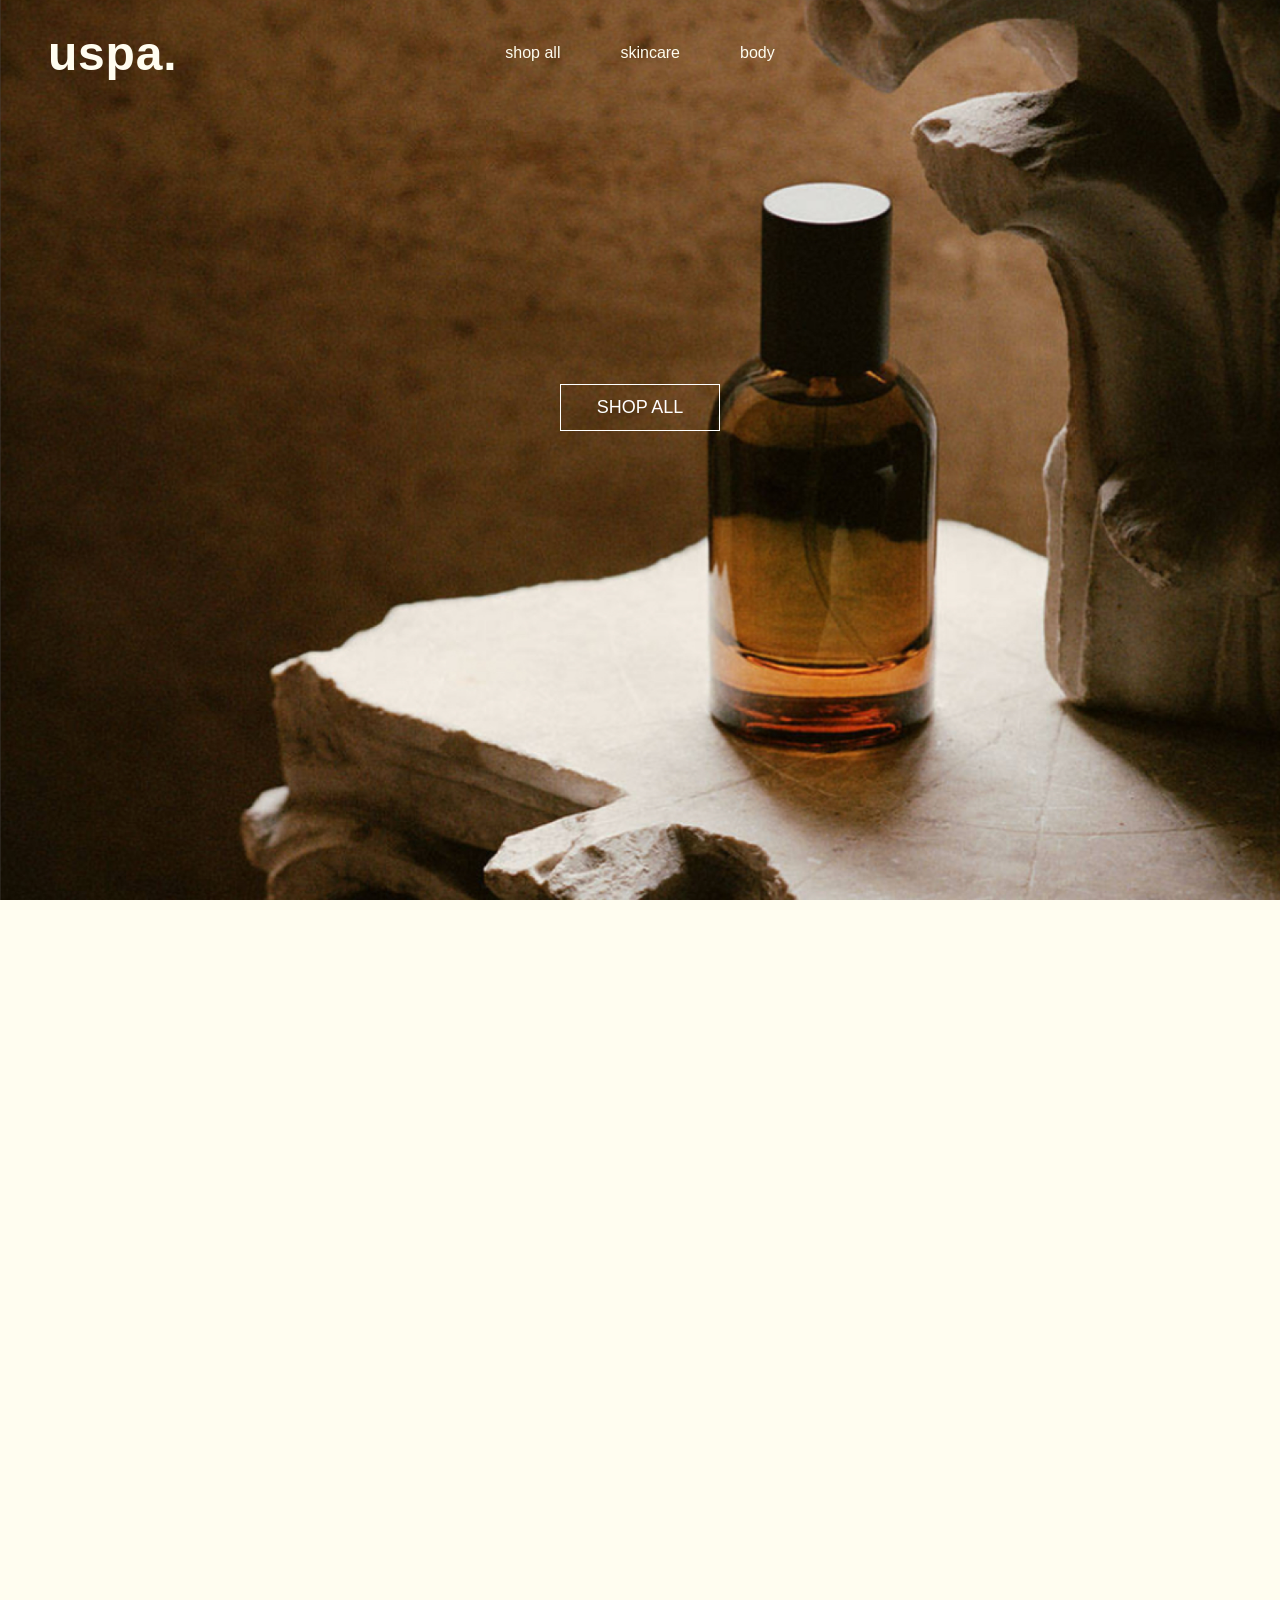
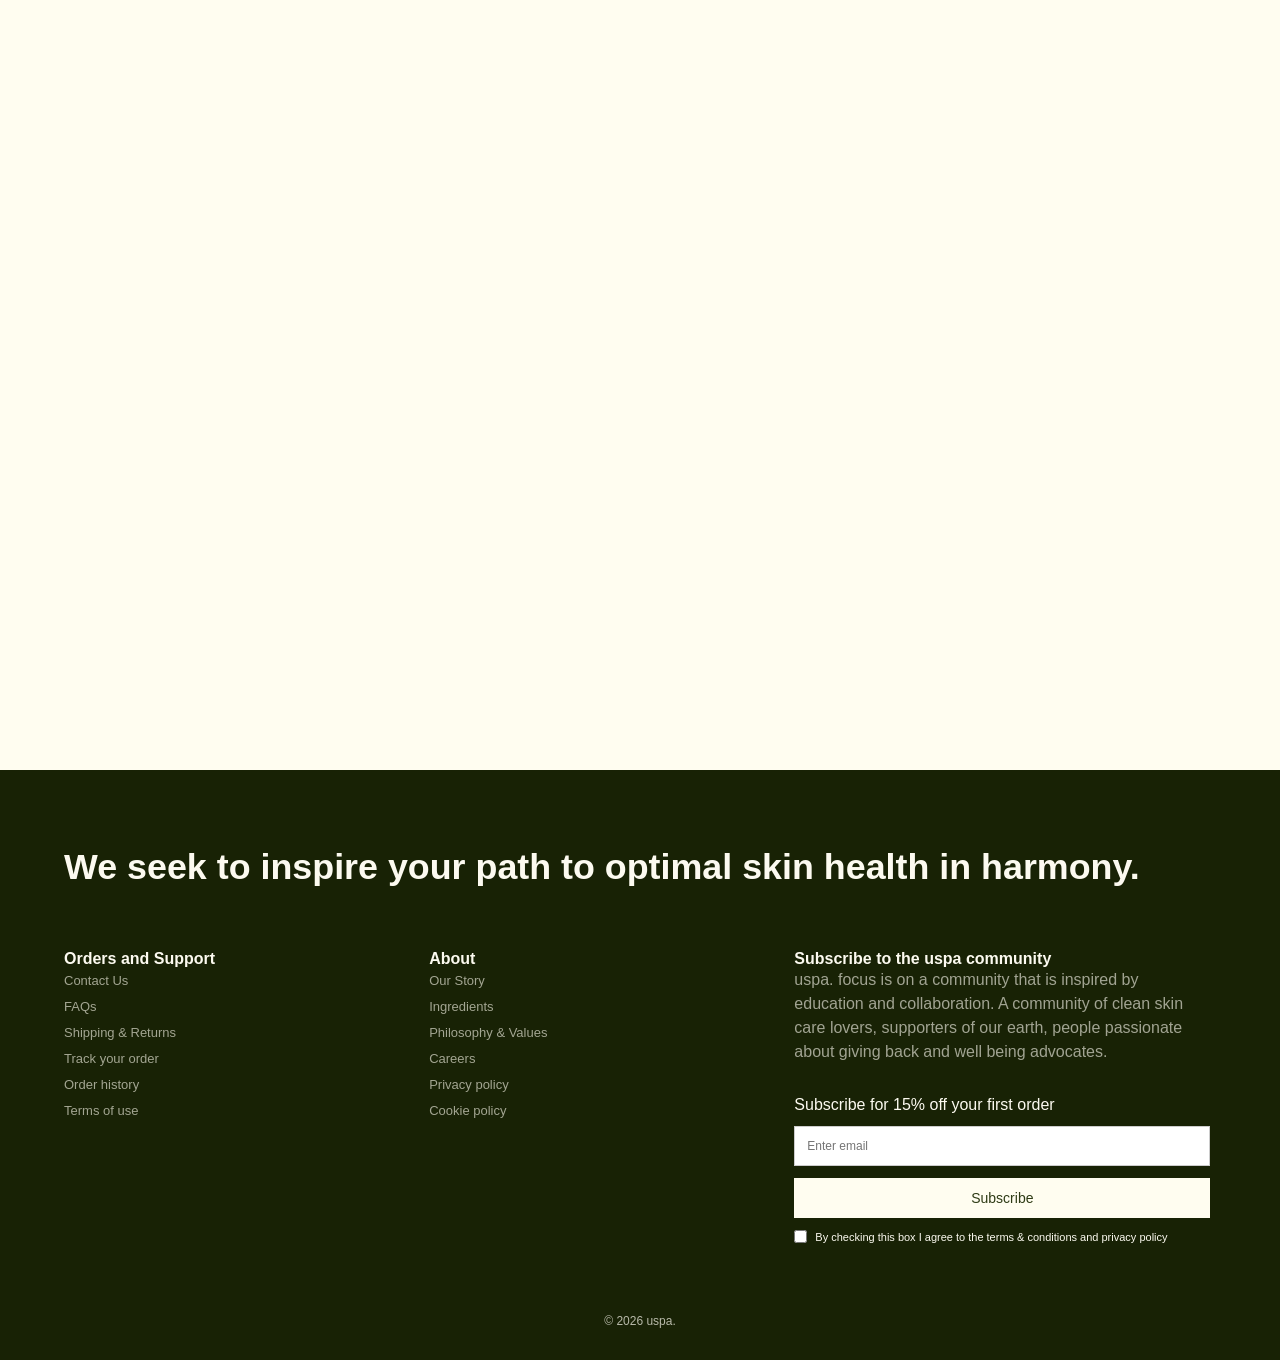
<file: index.html>
<!DOCTYPE html>
<html lang="en">
<head>
    <meta charset="UTF-8">
    <meta name="viewport" content="width=device-width, initial-scale=1.0">
    <title>USPA Home</title>

    <!-- LINK TO CSS -->
    <link rel="stylesheet" href="style.css">
</head>

<body>
    <!-- HERO SECTION -->
    <header class="hero">
        <nav class="navbar">
            <h1 class="logo">
                <a href="index.html">uspa.</a>
            </h1>

            <ul class="nav-links">
                <li><a href="shop-all.html">Shop All</a></li>
                <li><a href="skincare.html">Skincare</a></li>
                <li><a href="body.html">Body</a></li>
            </ul>

        </nav>
        <section class="hero-content">
            <a href="shop-all.html" class="cta-btn">SHOP ALL</a>
        </section>
    </header>
    <!-- MAIN CONTENT -->
    <main>
        
        <section class="content-section reveal-section">

            <article class="content-row">
                <section class="text-block reveal-text">
                    <h2>Skinimalism.</h2>
                    <p>
                    Every drop is a journey of eco-kindness, inviting you not just to explore, but to join a community where skincare becomes a conscious choice, an everyday ritual, and a shared celebration.
                    </p>
                </section>

                <figure class="image-block reveal-image">
                    <img src="images/dropper.jpg" alt="Dropper">
                </figure>
            </article>

            <article class="content-row reverse-mobile reveal-section">
                <figure class="image-block reveal-image">
                    <img src="images/nature.jpg" alt="Nature">
                </figure>

                <section class="text-block reveal-text">
                    <p class="center-text">
                        We seek to inspire and guide your path to optimal skin health in harmony with the environment, alongside the knowing that it began with the purest of intentions.
                    </p>
                </section>
            </article>

        </section>

    </main>

    <!-- FOOTER -->
    <footer>
        <h2 class="footer-heading">
            We seek to inspire your path to optimal skin health in harmony.
        </h2>

        <nav class="footer-columns">

            <section class="footer-column">
                <h3>Orders and Support</h3>
                <a href="#">Contact Us</a>
                <a href="#">FAQs</a>
                <a href="#">Shipping & Returns</a>
                <a href="#">Track your order</a>
                <a href="#">Order history</a>
                <a href="#">Terms of use</a>
            </section>

            <section class="footer-column">
                <h3>About</h3>
                <a href="#">Our Story</a>
                <a href="#">Ingredients</a>
                <a href="#">Philosophy & Values</a>
                <a href="#">Careers</a>
                <a href="#">Privacy policy</a>
                <a href="#">Cookie policy</a>
            </section>

            <section class="footer-column newsletter">
                <h3>Subscribe to the uspa community</h3>

                <p class="subscribe-text">
                    uspa. focus is on a community that is inspired by education and collaboration. A community of clean skin care lovers, supporters of our earth, people passionate about giving back and well being advocates.
                </p>
                
                <form>
                    <label for="email">Subscribe for 15% off your first order</label>
                    <input type="email" id="email" placeholder="Enter email">
                    <button type="submit">Subscribe</button>

                    <label class="checkbox-group">
                        <input type="checkbox" id="terms">
                        <label for="terms">
                            By checking this box I agree to the terms & conditions and privacy policy
                        </label>
                    </label>
                </form>
            </section>

        </nav>

        <p class="copyright">© 2026 uspa.</p>
    </footer>

    <script src="script.js"></script>
</body>

</html>
</file>
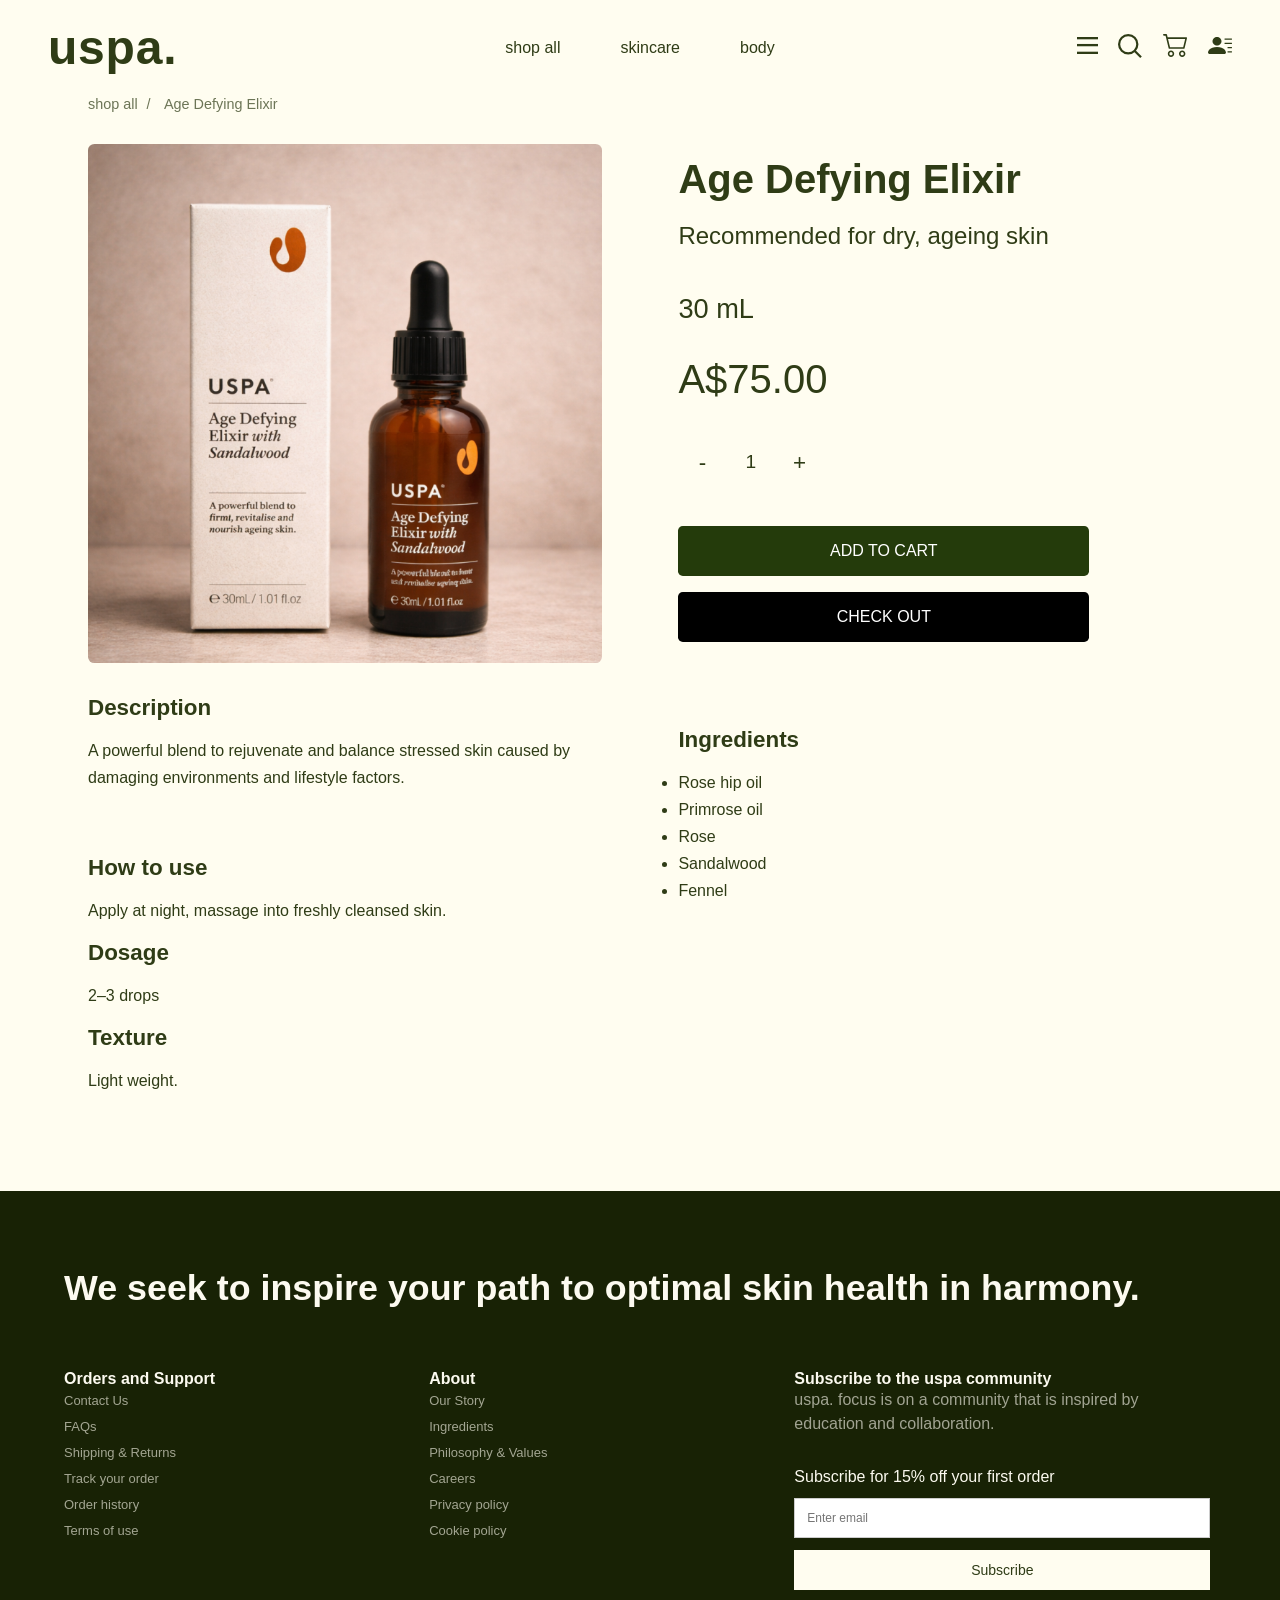
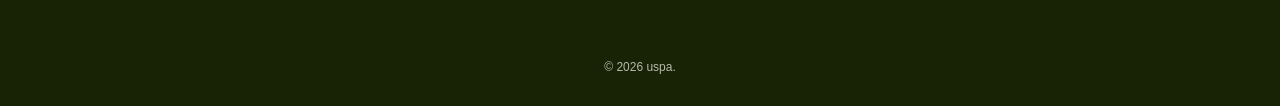
<file: age-defying-elixir.html>
<!DOCTYPE html>
<html lang="en">
<head>
    <meta charset="UTF-8">
    <meta name="viewport" content="width=device-width, initial-scale=1.0">
    <title>Age Defying Elixir</title>
    <link rel="stylesheet" href="style.css">
</head>
<body>
    <!-- HEADER -->
    <header class="site-header">
        <nav class="navbar">
            <h1 class="logo">
                <a href="index.html">uspa.</a>
            </h1>
            <ul class="nav-links">
                <li><a href="shop-all.html">shop all</a></li>
                <li><a href="skincare.html">skincare</a></li>
                <li><a href="body.html">body</a></li>
            </ul>

            <ul class="nav-icons">
                <li><img src="images/menu.svg" alt="Menu" class="nav-icon"></li>
                 <li class="search-wrapper">
                    <img src="images/search.svg" alt="Search" class="search-icon">
                    <div class="search-dropdown">
                        <input
                            type="text"
                            id="search-input"
                            placeholder="I'm searching for..."
                        >
                    </div>
                </li>
                <li class="cart-wrapper">
                    <a href="cart.html">
                        <img src="images/cart.svg" alt="Cart" class="cart-icon">
                    </a>

                    <span class="cart-count"></span>
                </li>
                <li><img src="images/profile.svg" alt="Profile" class="profile-icon"></li>
            </ul>

        </nav>

    </header>

    <!-- PRODUCT PAGE -->

    <main>
        <nav class="breadcrumb">
            <a href="shop-all.html">shop all</a>
            <span>/</span>
            <span>Age Defying Elixir</span>
        </nav>

        <!-- LEFT -->
        <section class="product-page">
            <div class="product-image-section">
                <img src="images/product7.jpg"
                    alt="Age Defying Elixir"
                    class="product-image">
            </div>

            <!-- RIGHT -->
            <div class="product-info-section">
                <h1 class="product-title">
                    Age Defying Elixir
                </h1>

                <p class="product-subtitle">
                    Recommended for dry, ageing skin
                </p>

                <p class="product-size">
                    30 mL
                </p>

                <p class="product-price">
                    A$75.00
                </p>

                <!-- QUANTITY -->

                <section class="quantity-selector">
                    <button type="button">-</button>
                    <span>1</span>
                    <button type="button">+</button>
                </section>

                <!-- BUTTONS -->

                <button 
                    class="product-cart-btn"
                    data-id="age-defying-elixir"
                    data-name="Age Defying Elixir"
                    data-price="75"
                    data-size="30 mL"
                    data-image="images/product7.jpg"
                    data-description="Rejuvenated with luxurious Rose hip, Evening Primrose Oils, Sandalwood & Fennel Essential Oils."
                >
                    ADD TO CART
                </button>
                <button class="checkout-btn">
                    CHECK OUT
                </button>
            </div>
        </section>
    

        <!-- DETAILS -->
        <section class="product-details">
            <div class="details-left">
                <article class="detail-block">
                    <h2>Description</h2>
                    <p>
                        A powerful blend to rejuvenate and balance stressed skin caused by damaging environments and lifestyle factors.
                    </p>
                </article>
                <article class="detail-block">
                    <h2>How to use</h2>
                    <p>Apply at night, massage into freshly cleansed skin.</p>
                    <h2>Dosage</h2>
                    <p>2–3 drops</p>
                    <h2>Texture</h2>
                    <p>Light weight.</p>
                </article>
            </div>

            <article class="detail-block ingredients-block">
                <h2>Ingredients</h2>
                <ul>
                    <li>Rose hip oil</li>
                    <li>Primrose oil</li>
                    <li>Rose</li>
                    <li>Sandalwood</li>
                    <li>Fennel</li>
                </ul>
            </article>
        </section>
    </main>

    <!-- FOOTER -->

    <footer>
        <h2 class="footer-heading">
            We seek to inspire your path to optimal skin health in harmony.
        </h2>
        <nav class="footer-columns">
            <section class="footer-column">
                <h3>Orders and Support</h3>
                <a href="#">Contact Us</a>
                <a href="#">FAQs</a>
                <a href="#">Shipping & Returns</a>
                <a href="#">Track your order</a>
                <a href="#">Order history</a>
                <a href="#">Terms of use</a>
            </section>

            <section class="footer-column">
                <h3>About</h3>
                <a href="#">Our Story</a>
                <a href="#">Ingredients</a>
                <a href="#">Philosophy & Values</a>
                <a href="#">Careers</a>
                <a href="#">Privacy policy</a>
                <a href="#">Cookie policy</a>
            </section>

            <section class="footer-column newsletter">
                <h3>Subscribe to the uspa community</h3>
                <p class="subscribe-text">
                    uspa. focus is on a community that is inspired by education and collaboration.
                </p>
                <form>
                    <label for="email">
                        Subscribe for 15% off your first order
                    </label>

                    <input type="email"
                           id="email"
                           placeholder="Enter email">
                    <button type="submit">
                        Subscribe
                    </button>
                </form>
            </section>
        </nav>
        <p class="copyright">
            © 2026 uspa.
        </p>
    </footer>
    <script src="cart.js"></script>
</body>

</html>
</file>
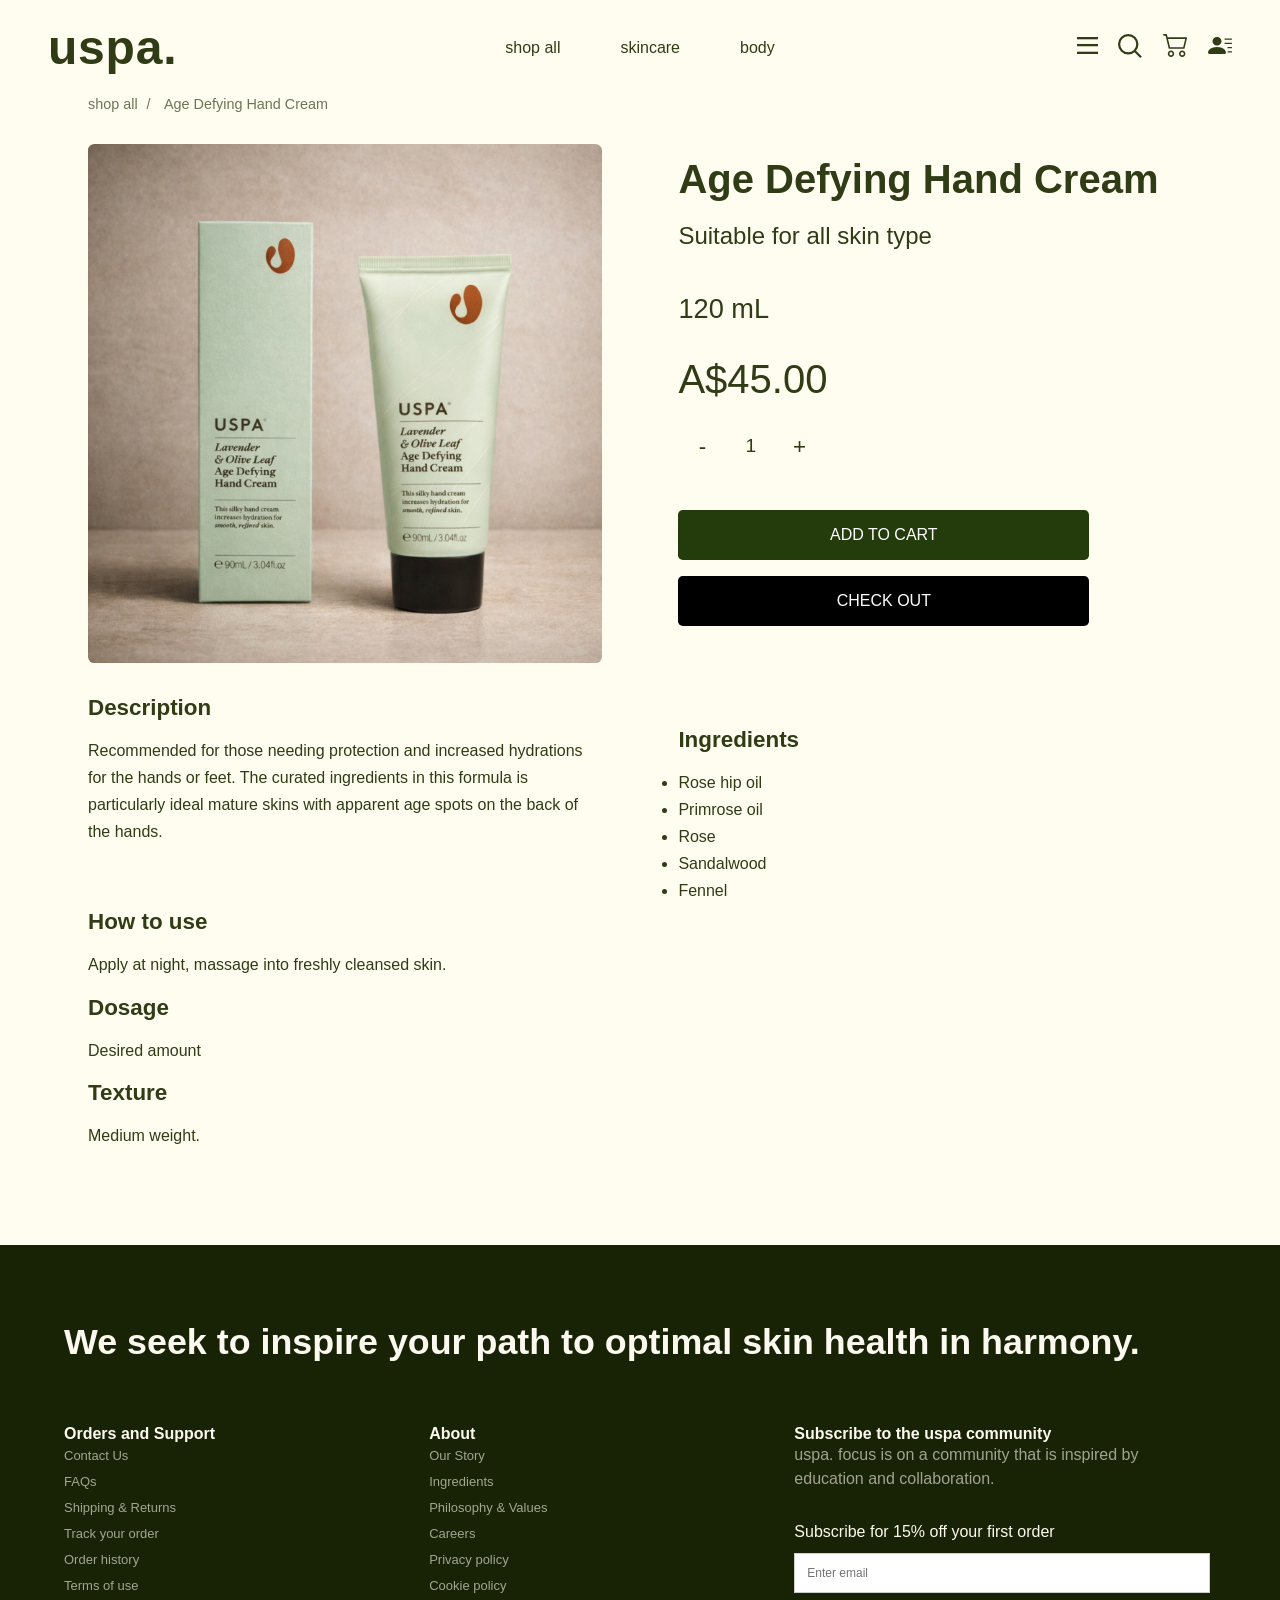
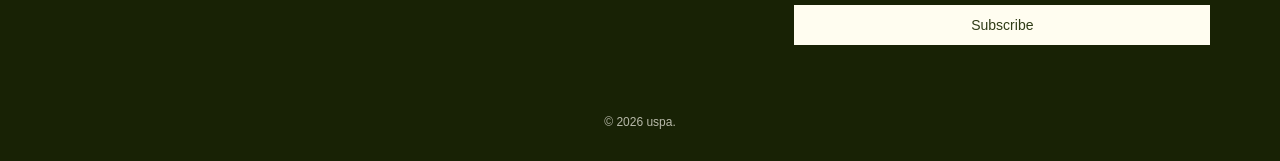
<file: age-defying-hand-cream.html>
<!DOCTYPE html>
<html lang="en">
<head>
    <meta charset="UTF-8">
    <meta name="viewport" content="width=device-width, initial-scale=1.0">
    <title>Age Defying Hand Cream</title>
    <link rel="stylesheet" href="style.css">
</head>
<body>
    <!-- HEADER -->
    <header class="site-header">
        <nav class="navbar">
            <h1 class="logo">
                <a href="index.html">uspa.</a>
            </h1>
            <ul class="nav-links">
                <li><a href="shop-all.html">shop all</a></li>
                <li><a href="skincare.html">skincare</a></li>
                <li><a href="body.html">body</a></li>
            </ul>

            <ul class="nav-icons">
                <li><img src="images/menu.svg" alt="Menu" class="nav-icon"></li>
                 <li class="search-wrapper">
                    <img src="images/search.svg" alt="Search" class="search-icon">
                    <div class="search-dropdown">
                        <input
                            type="text"
                            id="search-input"
                            placeholder="I'm searching for..."
                        >
                    </div>
                </li>
                <li class="cart-wrapper">
                    <a href="cart.html">
                        <img src="images/cart.svg" alt="Cart" class="cart-icon">
                    </a>

                    <span class="cart-count"></span>
                </li> 
                <li><img src="images/profile.svg" alt="Profile" class="profile-icon"></li>
            </ul>

        </nav>

    </header>

    <!-- PRODUCT PAGE -->

    <main>
        <nav class="breadcrumb">
            <a href="shop-all.html">shop all</a>
            <span>/</span>
            <span>Age Defying Hand Cream</span>
        </nav>

        <!-- LEFT -->
        <section class="product-page">
            <div class="product-image-section">
                <img src="images/product2.jpg"
                    alt="Age Defying Hand Cream"
                    class="product-image">
            </div>

            <!-- RIGHT -->
            <div class="product-info-section">
                <h1 class="product-title">
                    Age Defying Hand Cream
                </h1>

                <p class="product-subtitle">
                    Suitable for all skin type
                </p>

                <p class="product-size">
                    120 mL
                </p>

                <div class="product-purchase-row">

                    <p class="product-price">
                        A$45.00
                    </p>

                    <!-- QUANTITY -->

                    <div class="quantity-selector">
                        <button type="button">-</button>
                        <span>1</span>
                        <button type="button">+</button>
                    </div>
                </div>
            

                <!-- BUTTONS -->

                <button 
                    class="product-cart-btn"
                    data-id="age-defying-hand-cream"
                    data-name="Age Defying Hand Cream"
                    data-price="45"
                    data-size="120 mL"
                    data-image="images/product2.jpg"
                    data-description="Silky-soft and quick absorbing, this cream has harnessed the power of Oleuropein."
                >
                    ADD TO CART
                </button>
                <button class="checkout-btn">
                    CHECK OUT
                </button>
            </div>
        </section>
    

        <!-- DETAILS -->
        <section class="product-details">
            <div class="details-left">
                <article class="detail-block">
                    <h2>Description</h2>
                    <p>
                        Recommended for those needing protection and increased hydrations for the hands or feet. The curated ingredients in this formula is particularly ideal mature skins with apparent age spots on the back of the hands.  
                    </p>
                </article>
                <article class="detail-block">
                    <h2>How to use</h2>
                    <p>Apply at night, massage into freshly cleansed skin.</p>
                    <h2>Dosage</h2>
                    <p>Desired amount</p>
                    <h2>Texture</h2>
                    <p>Medium weight.</p>
                </article>
            </div>

            <article class="detail-block ingredients-block">
                <h2>Ingredients</h2>
                <ul>
                    <li>Rose hip oil</li>
                    <li>Primrose oil</li>
                    <li>Rose</li>
                    <li>Sandalwood</li>
                    <li>Fennel</li>
                </ul>
            </article>
        </section>
    </main>

    <!-- FOOTER -->

    <footer>
        <h2 class="footer-heading">
            We seek to inspire your path to optimal skin health in harmony.
        </h2>
        <nav class="footer-columns">
            <section class="footer-column">
                <h3>Orders and Support</h3>
                <a href="#">Contact Us</a>
                <a href="#">FAQs</a>
                <a href="#">Shipping & Returns</a>
                <a href="#">Track your order</a>
                <a href="#">Order history</a>
                <a href="#">Terms of use</a>
            </section>

            <section class="footer-column">
                <h3>About</h3>
                <a href="#">Our Story</a>
                <a href="#">Ingredients</a>
                <a href="#">Philosophy & Values</a>
                <a href="#">Careers</a>
                <a href="#">Privacy policy</a>
                <a href="#">Cookie policy</a>
            </section>

            <section class="footer-column newsletter">
                <h3>Subscribe to the uspa community</h3>
                <p class="subscribe-text">
                    uspa. focus is on a community that is inspired by education and collaboration.
                </p>
                <form>
                    <label for="email">
                        Subscribe for 15% off your first order
                    </label>

                    <input type="email"
                           id="email"
                           placeholder="Enter email">
                    <button type="submit">
                        Subscribe
                    </button>
                </form>
            </section>
        </nav>
        <p class="copyright">
            © 2026 uspa.
        </p>
    </footer>
    <script src="cart.js"></script>
</body>

</html>
</file>
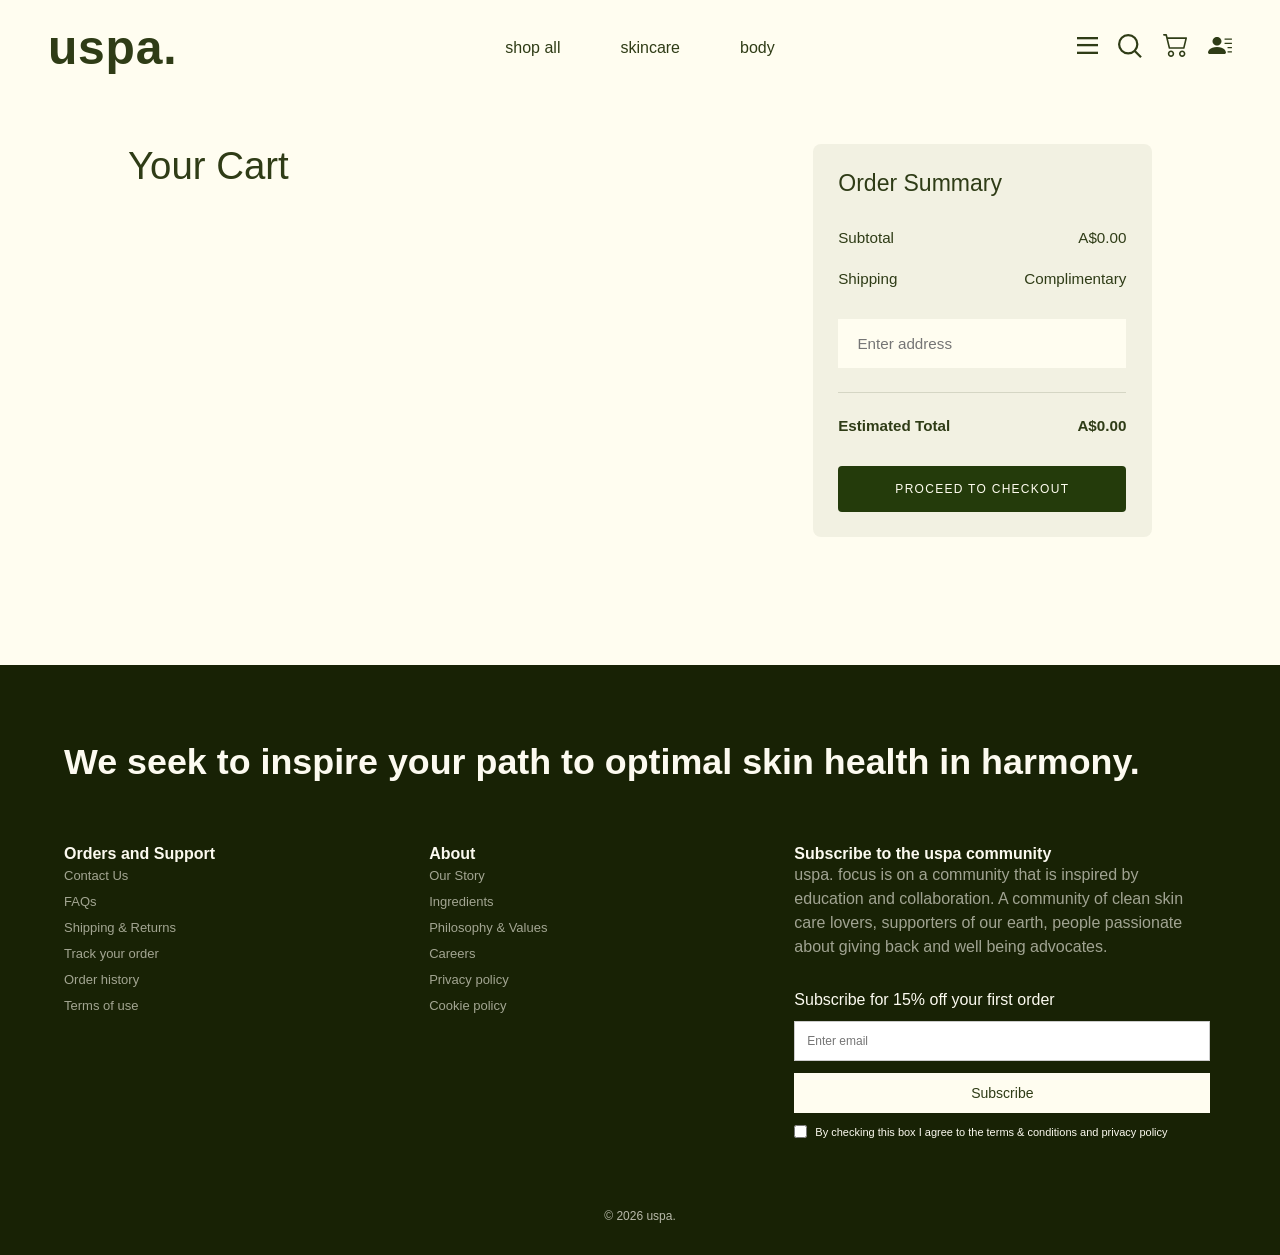
<file: cart.html>
<!DOCTYPE html>
<html lang="en">
<head>
    <meta charset="UTF-8">
    <meta name="viewport" content="width=device-width, initial-scale=1.0">
    <title>USPA Product</title>

    <link rel="stylesheet" href="style.css">
</head>

<body>
    <!-- GLOBAL HEADER -->
    <header class = "site-header">
        <nav class="navbar">
            <h1 class="logo">
                <a href="index.html">uspa.</a>
            </h1>

            <ul class="nav-links">
                <li><a href="shop-all.html">Shop All</a></li>
                <li><a href="skincare.html">Skincare</a></li>
                <li><a href="body.html">Body</a></li>
            </ul>

            <ul class="nav-icons">
                <li><img src="images/menu.svg" alt="Menu" class="nav-icon"></li>
                 <li class="search-wrapper">
                    <img src="images/search.svg" alt="Search" class="search-icon">
                    <div class="search-dropdown">
                        <input
                            type="text"
                            id="search-input"
                            placeholder="I'm searching for..."
                        >
                    </div>
                </li>
                <li class="cart-wrapper">
                    <a href="cart.html">
                        <img src="images/cart.svg" alt="Cart" class="cart-icon">
                    </a>

                    <span class="cart-count"></span>
                </li> 
                <li><img src="images/profile.svg" alt="Profile" class="profile-icon"></li>
            </ul>
        </nav>
    </header>
    <!-- MAIN CONTENT -->
    <main class="cart-page">
        <section class="cart-list-section">
            <h1> Your Cart</h1>
            <section id="cart-items" class="cart-items"></section>
        </section>

        <aside class="order-summary">
            <h2>Order Summary</h2>

            <div class="summary-row">
                <span>Subtotal</span>
                <span id="cart-subtotal">A$0.00</span>
            </div>

            <div class="summary-row">
                <span>Shipping</span>
                <span>Complimentary</span>
            </div>

            <input
                type="text"
                id="shipping-address"
                placeholder="Enter address"
            >

            <div class="summary-total">
                <span>Estimated Total</span>
                <span id="cart-total">A$0.00</span>
            </div>

            <button type="button" class="proceed-btn">
                PROCEED TO CHECKOUT
            </button>
        </aside>
    </main>
 

    <!-- FOOTER -->
    <footer>
        <h2 class="footer-heading">
            We seek to inspire your path to optimal skin health in harmony.
        </h2>

        <nav class="footer-columns">

            <section class="footer-column">
                <h3>Orders and Support</h3>
                <a href="#">Contact Us</a>
                <a href="#">FAQs</a>
                <a href="#">Shipping & Returns</a>
                <a href="#">Track your order</a>
                <a href="#">Order history</a>
                <a href="#">Terms of use</a>
            </section>

            <section class="footer-column">
                <h3>About</h3>
                <a href="#">Our Story</a>
                <a href="#">Ingredients</a>
                <a href="#">Philosophy & Values</a>
                <a href="#">Careers</a>
                <a href="#">Privacy policy</a>
                <a href="#">Cookie policy</a>
            </section>

            <section class="footer-column newsletter">
                <h3>Subscribe to the uspa community</h3>

                <p class="subscribe-text">
                    uspa. focus is on a community that is inspired by education and collaboration. A community of clean skin care lovers, supporters of our earth, people passionate about giving back and well being advocates.
                </p>
                
                <form>
                    <label for="email">Subscribe for 15% off your first order</label>
                    <input type="email" id="email" placeholder="Enter email">
                    <button type="submit">Subscribe</button>

                    <label class="checkbox-group">
                        <input type="checkbox" id="terms">
                        <label for="terms">
                            By checking this box I agree to the terms & conditions and privacy policy
                        </label>
                    </label>
                </form>
            </section>

        </nav>

        <p class="copyright">© 2026 uspa.</p>
    </footer>

    <script src="cart.js"></script>
</body>

</html>
</file>
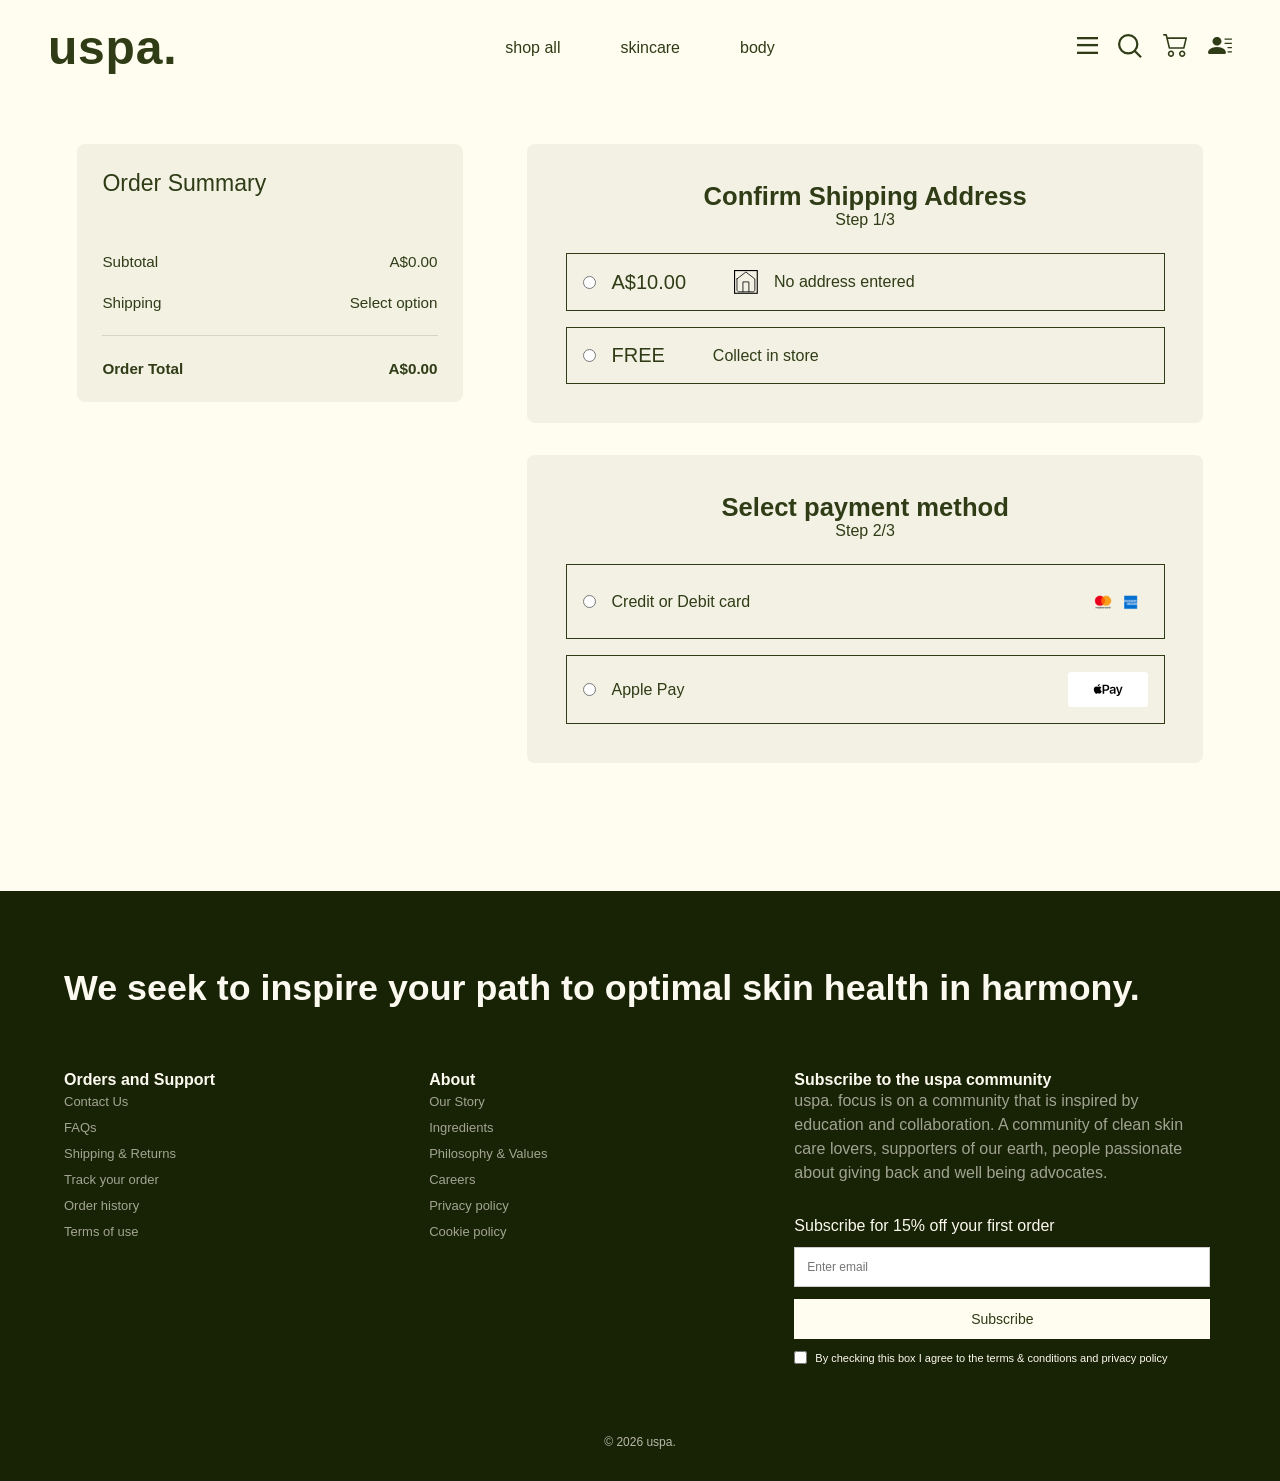
<file: checkout.html>
<!DOCTYPE html>
<html lang="en">
<head>
    <meta charset="UTF-8">
    <meta name="viewport" content="width=device-width, initial-scale=1.0">
    <title>USPA Product</title>

    <link rel="stylesheet" href="style.css">
</head>

<body>
    <!-- GLOBAL HEADER -->
    <header class = "site-header">
        <nav class="navbar">
            <h1 class="logo">
                <a href="index.html">uspa.</a>
            </h1>

            <ul class="nav-links">
                <li><a href="shop-all.html">Shop All</a></li>
                <li><a href="skincare.html">Skincare</a></li>
                <li><a href="body.html">Body</a></li>
            </ul>

            <ul class="nav-icons">
                <li><img src="images/menu.svg" alt="Menu" class="nav-icon"></li>
                 <li class="search-wrapper">
                    <img src="images/search.svg" alt="Search" class="search-icon">
                    <div class="search-dropdown">
                        <input
                            type="text"
                            id="search-input"
                            placeholder="I'm searching for..."
                        >
                    </div>
                </li>
                <li class="cart-wrapper">
                    <a href="cart.html">
                        <img src="images/cart.svg" alt="Cart" class="cart-icon">
                    </a>
                    <span class="cart-count"></span>
                </li> 
                <li><img src="images/profile.svg" alt="Profile" class="profile-icon"></li>
            </ul>
        </nav>
    </header>
    <!-- MAIN CONTENT -->
    <main class="checkout-page">
        <aside class="order-summary">
            <h2>Order Summary</h2>
            <section id="cart-items" class="cart-items"></section>
            <div class="summary-row">
                <span class="summary-label">Subtotal</span>
                <span id="cart-subtotal">A$0.00</span>
            </div>
            
            <div class="summary-row">
                <span id="shipping-label" class="summary-label">Shipping</span>
                <span id="shipping-cost">Select option</span>
            </div>

            <div class="summary-total">
                <span>Order Total</span>
                <span id="cart-total">A$0.00</span>
            </div>
        </aside>

        <section class="checkout-steps">
            <section class="checkout-panel">
                <h2>Confirm Shipping Address</h2>
                <p class="checkout-step">Step 1/3</p>
                <label class="checkout-option">
                    <input type="radio" name="shipping" value="delivery">
                    <span class="checkout-price shipping-price">A$10.00</span>
                    <img src="images/home.svg" alt="Home delivery" class="checkout-icon">
                    <span id="confirmed-address" class="checkout-text-bold">Loading address...</span>
                </label>

                <label class="checkout-option">
                    <input type="radio" name="shipping" value="pickup">
                    <span class="checkout-price shipping-price">FREE</span>
                    <span>Collect in store</span>
                </label>
            </section>

            <section class="checkout-panel">
                <h2>Select payment method</h2>
                <p>Step 2/3</p>

                <label class="checkout-option">
                    <input type="radio" name="payment" value="card">
                    <span>Credit or Debit card</span>
                    <img src="images/card.svg" alt="Accepted cards" class="checkout-card-icon">
                </label>

                <label class="checkout-option">
                    <input type="radio" name="payment" value="applepay">
                    <span>Apple Pay</span>
                    <img src="images/applepay.svg" alt="Apple Pay" class="checkout-card-icon applepay-icon">
                </label>
            </section>

            <section class="checkout-panel card-details-panel">
                <h2>Enter card details</h2>
                <p>Step 3/3</p>

                <section class="card-form-box">
                    <div class="card-form-heading">
                        <img src="images/subtitles.svg" alt="" class="card-info-icon">
                        <h3>Card Information</h3>
                    </div>

                    <label for="card-number">Card number</label>
                    <input 
                        type="text" 
                        id="card-number" 
                        placeholder="1234 5678 9012 3456"
                    >

                    <div class="card-input-row">
                        <div>
                            <label for="expiry-date">Expiry Date</label>
                            <input 
                                type="text"
                                id="expiry-date"
                                placeholder="MM / YY"
                            >
                        </div>

                        <div>
                            <label for="cvc">CVC/CVV</label>
                            <input 
                                type="text" 
                                id="cvc"
                                placeholder="CVC/CVV"
                            >
                        </div>
                    </div>
                </section>
                <button type="button" class="confirm-btn">
                    CONFIRM PAYMENT
                </button>
            </section>
        </section>
    </main>

    <!-- FOOTER -->
    <footer>
        <h2 class="footer-heading">
            We seek to inspire your path to optimal skin health in harmony.
        </h2>

        <nav class="footer-columns">

            <section class="footer-column">
                <h3>Orders and Support</h3>
                <a href="#">Contact Us</a>
                <a href="#">FAQs</a>
                <a href="#">Shipping & Returns</a>
                <a href="#">Track your order</a>
                <a href="#">Order history</a>
                <a href="#">Terms of use</a>
            </section>

            <section class="footer-column">
                <h3>About</h3>
                <a href="#">Our Story</a>
                <a href="#">Ingredients</a>
                <a href="#">Philosophy & Values</a>
                <a href="#">Careers</a>
                <a href="#">Privacy policy</a>
                <a href="#">Cookie policy</a>
            </section>

            <section class="footer-column newsletter">
                <h3>Subscribe to the uspa community</h3>

                <p class="subscribe-text">
                    uspa. focus is on a community that is inspired by education and collaboration. A community of clean skin care lovers, supporters of our earth, people passionate about giving back and well being advocates.
                </p>
                
                <form>
                    <label for="email">Subscribe for 15% off your first order</label>
                    <input type="email" id="email" placeholder="Enter email">
                    <button type="submit">Subscribe</button>

                    <label class="checkbox-group">
                        <input type="checkbox" id="terms">
                        <label for="terms">
                            By checking this box I agree to the terms & conditions and privacy policy
                        </label>
                    </label>
                </form>
            </section>

        </nav>

        <p class="copyright">© 2026 uspa.</p>
    </footer>

    <script src="cart.js"></script>
    <script src="checkout.js"></script>

</body>

</html>
</file>
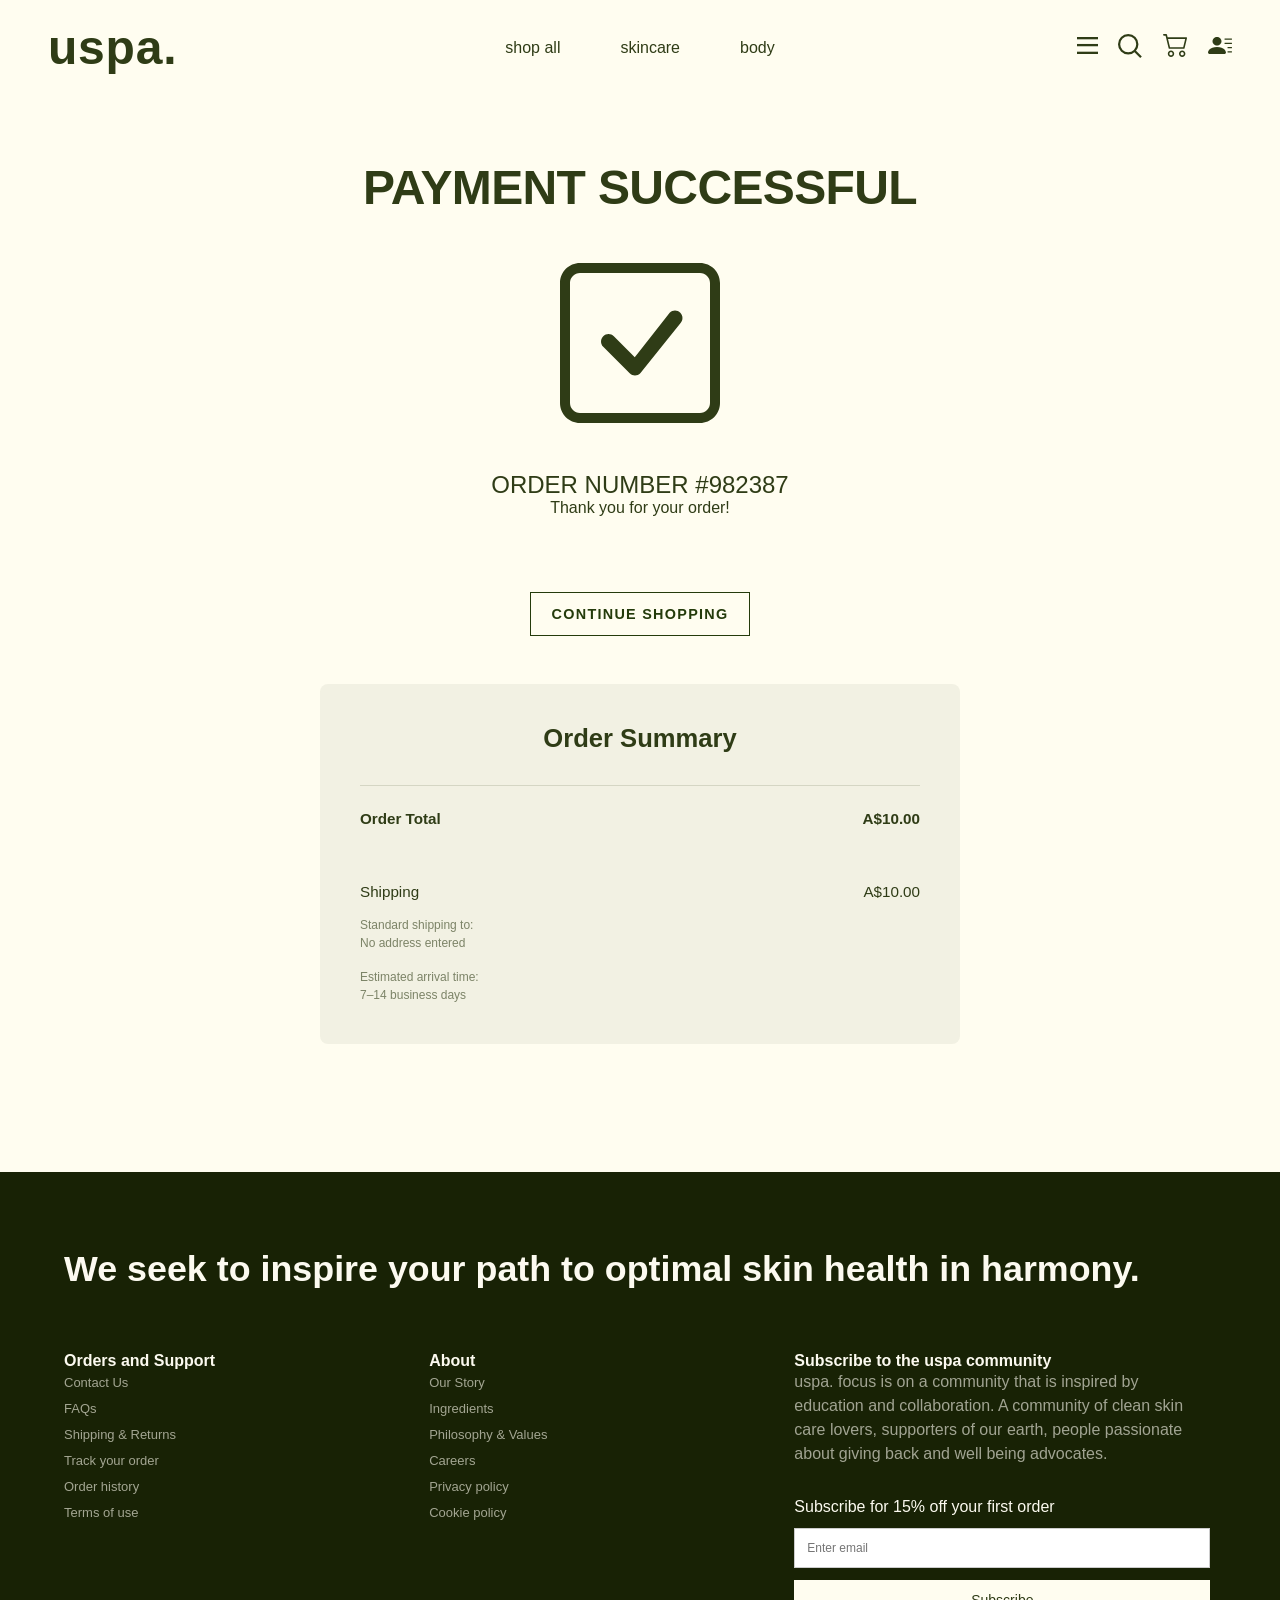
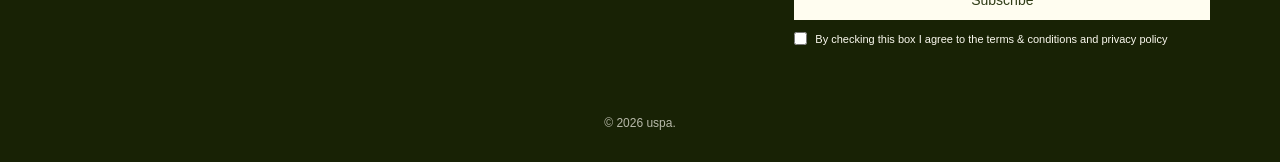
<file: payment-success.html>
<!DOCTYPE html>
<html lang="en">
<head>
    <meta charset="UTF-8">
    <meta name="viewport" content="width=device-width, initial-scale=1.0">
    <title>Payment Confirmed</title>
    <link rel="stylesheet" href="style.css">
</head>

<body>
    <header class="site-header">
        <nav class="navbar">
            <h1 class="logo">
                <a href="index.html">uspa.</a>
            </h1>

            <ul class="nav-links">
                <li><a href="shop-all.html">Shop All</a></li>
                <li><a href="skincare.html">Skincare</a></li>
                <li><a href="body.html">Body</a></li>
            </ul>

            <ul class="nav-icons">
                <li><img src="images/menu.svg" alt="Menu" class="nav-icon"></li>

                <li class="search-wrapper">
                    <img src="images/search.svg" alt="Search" class="search-icon">
                    <div class="search-dropdown">
                        <input
                            type="text"
                            id="search-input"
                            placeholder="I'm searching for..."
                        >
                    </div>
                </li>

                <li class="cart-wrapper">
                    <a href="cart.html">
                        <img src="images/cart.svg" alt="Cart" class="cart-icon">
                    </a>
                    <span class="cart-count"></span>
                </li>

                <li><img src="images/profile.svg" alt="Profile" class="profile-icon"></li>
            </ul>
        </nav>
    </header>
    <main class="payment-success-page">
        <section class="success-header">
            <h1>PAYMENT SUCCESSFUL</h1>
            <div class="success-icon">
                <img src="images/success.svg" alt="Payment successful">
            </div>
            <h2>ORDER NUMBER #982387</h2>
            <p>Thank you for your order!</p>
        </section>
        
        <button type="button" class="continue-shopping-btn">
            CONTINUE SHOPPING
        </button>

        <aside class="success-order-summary">
            <h2>Order Summary</h2>
            <div class="summary-total">
                <span class="summary-label">Order Total</span>
                <span id="cart-total">A$0.00</span>
            </div>

            <section id="cart-items" class="cart-items"></section>

            <div class="summary-row">
                <span id="shipping-label" class="summary-label">Shipping</span>
                <span id="shipping-cost">A$10.00</span>
            </div>

            <p class="shipping-note">
                Standard shipping to:<br>
                <span id="confirmed-address">Loading address...</span>
            </p>

            <p class="arrival-note">
                Estimated arrival time:<br>
                7–14 business days
            </p>
        </aside>

    </main>

    <!-- footer here -->
    <footer>
        <h2 class="footer-heading">
            We seek to inspire your path to optimal skin health in harmony.
        </h2>

        <nav class="footer-columns">

            <section class="footer-column">
                <h3>Orders and Support</h3>
                <a href="#">Contact Us</a>
                <a href="#">FAQs</a>
                <a href="#">Shipping & Returns</a>
                <a href="#">Track your order</a>
                <a href="#">Order history</a>
                <a href="#">Terms of use</a>
            </section>

            <section class="footer-column">
                <h3>About</h3>
                <a href="#">Our Story</a>
                <a href="#">Ingredients</a>
                <a href="#">Philosophy & Values</a>
                <a href="#">Careers</a>
                <a href="#">Privacy policy</a>
                <a href="#">Cookie policy</a>
            </section>

            <section class="footer-column newsletter">
                <h3>Subscribe to the uspa community</h3>

                <p class="subscribe-text">
                    uspa. focus is on a community that is inspired by education and collaboration. A community of clean skin care lovers, supporters of our earth, people passionate about giving back and well being advocates.
                </p>
                
                <form>
                    <label for="email">Subscribe for 15% off your first order</label>
                    <input type="email" id="email" placeholder="Enter email">
                    <button type="submit">Subscribe</button>

                    <label class="checkbox-group">
                        <input type="checkbox" id="terms">
                        <label for="terms">
                            By checking this box I agree to the terms & conditions and privacy policy
                        </label>
                    </label>
                </form>
            </section>

        </nav>

        <p class="copyright">© 2026 uspa.</p>
    </footer>

<script src="cart.js"></script>

<script>

    const successCart = JSON.parse(sessionStorage.getItem("cart")) || [];

    let successSubtotal = 0;

    successCart.forEach(product => {

        successSubtotal += product.price * product.quantity;

    });

    const successShipping = 10;

    const successTotal = document.getElementById("cart-total");

    if (successTotal) {

        successTotal.textContent = `A$${successSubtotal + successShipping}.00`;

    }

    const successAddress = document.getElementById("confirmed-address");

    if (successAddress) {

        successAddress.textContent =

            sessionStorage.getItem("shippingAddress") || "No address entered";

    }

    const successShippingCost = document.getElementById("shipping-cost");

    if (successShippingCost) {

        successShippingCost.textContent = `A$${successShipping}.00`;

    }
</script>

</body>
</html>
</file>
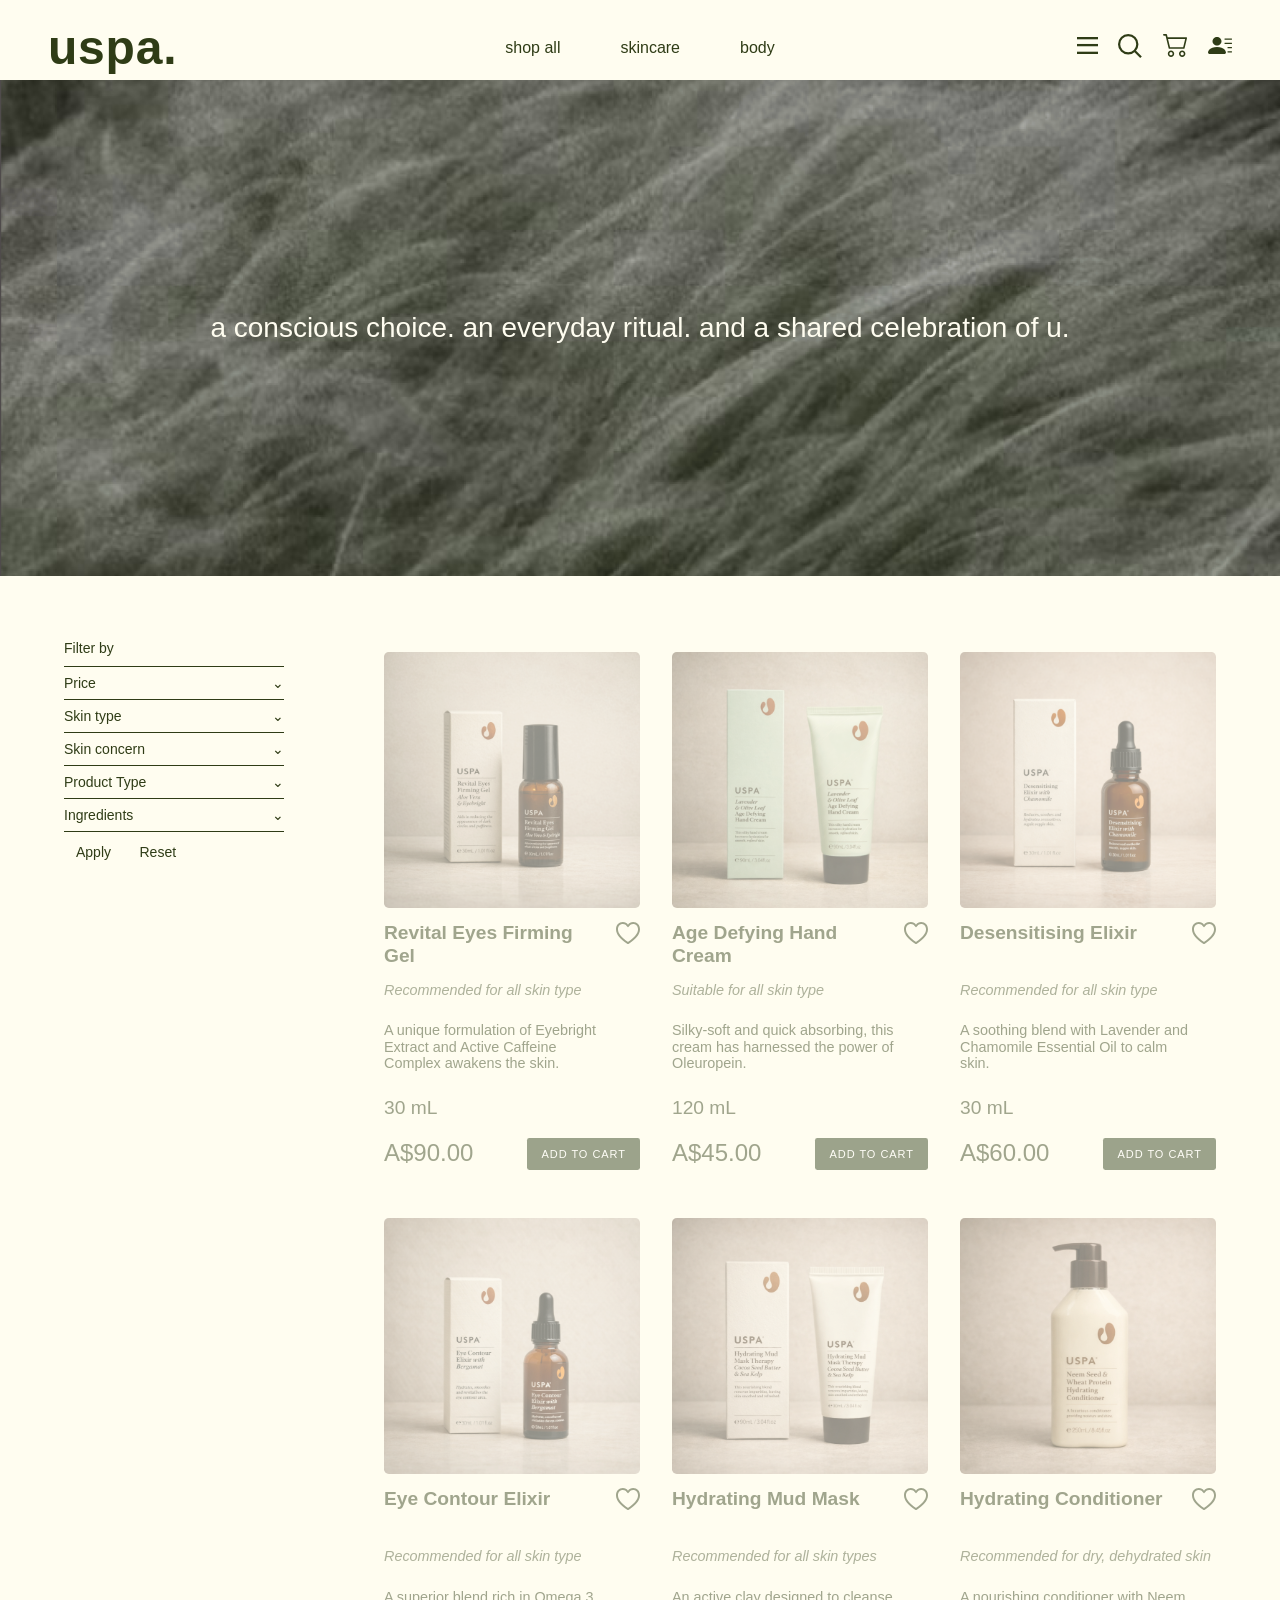
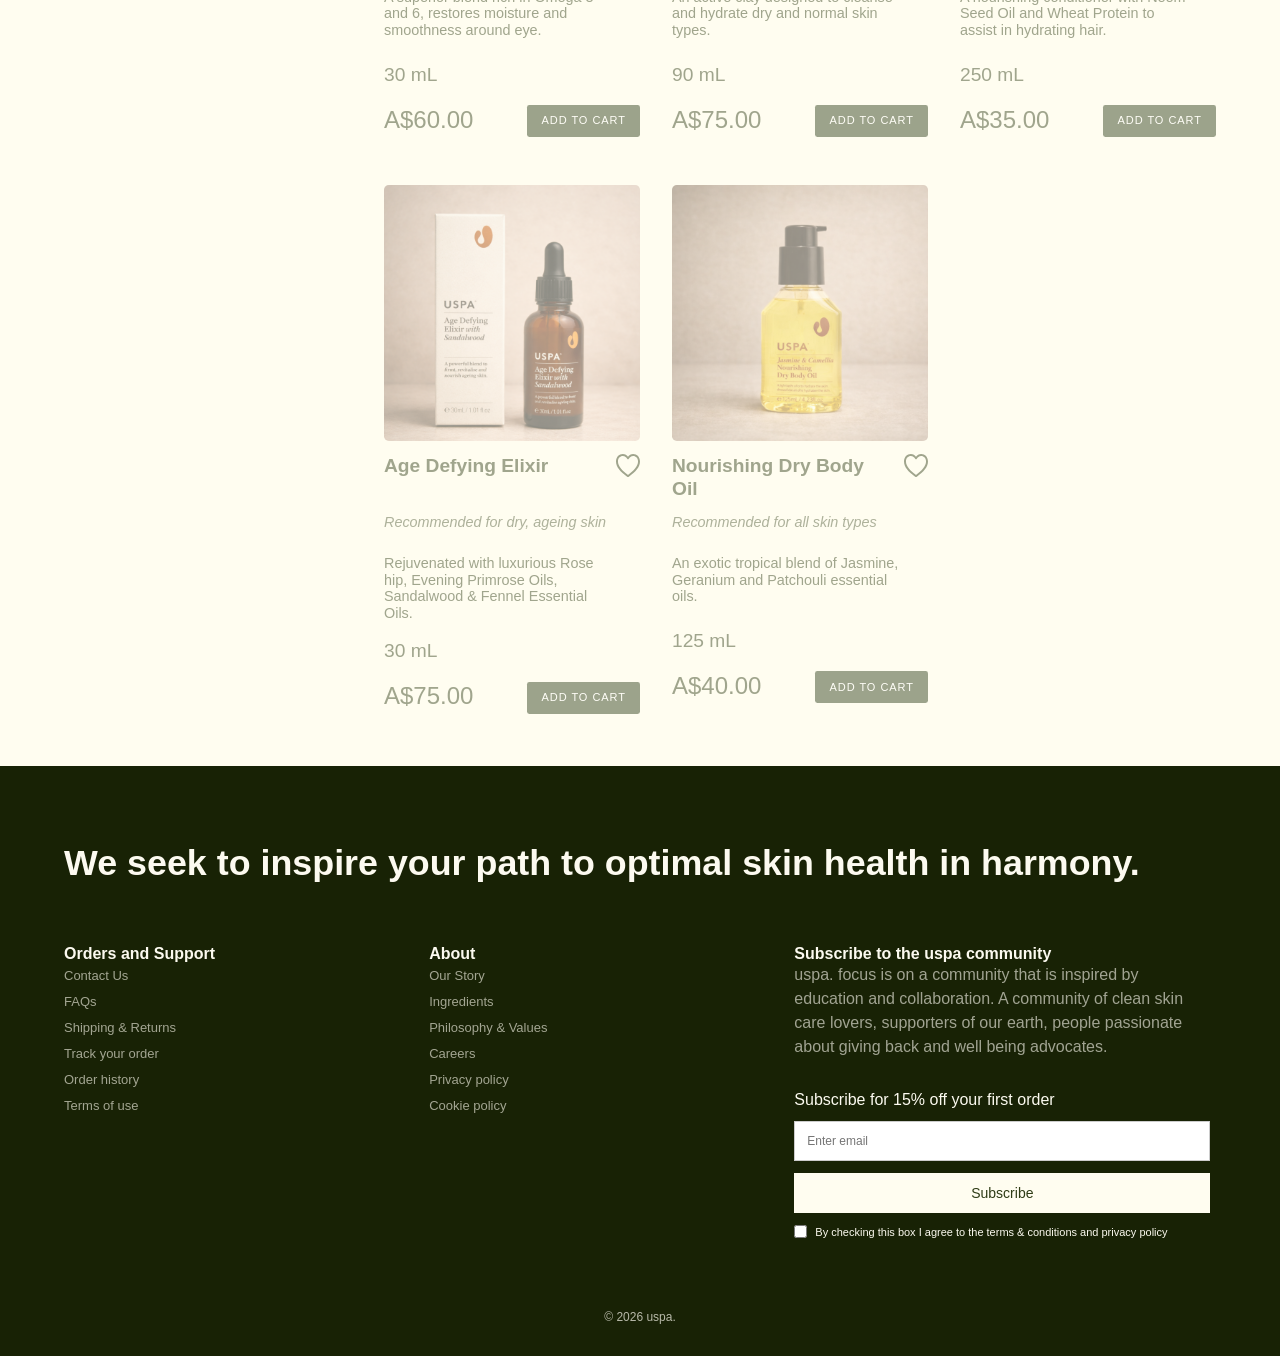
<file: shop-all.html>
<!DOCTYPE html>
<html lang="en">
<head>
    <meta charset="UTF-8">
    <meta name="viewport" content="width=device-width, initial-scale=1.0">
    <title>USPA Home</title>

    <!-- LINK TO CSS -->
    <link rel ="stylesheet" href="style.css">
</head>



<body>
    <!-- HEADER GOBAL -->
    <header class = "site-header">
        <nav class="navbar">
            <h1 class="logo">
                <a href="index.html">uspa.</a>
            </h1>

            <ul class="nav-links">
                <li><a href="shop-all.html">Shop All</a></li>
                <li><a href="skincare.html">Skincare</a></li>
                <li><a href="body.html">Body</a></li>
            </ul>

            <ul class="nav-icons">
                <li><img src="images/menu.svg" alt="Menu" class="nav-icon"></li>
                <li class="search-wrapper">
                    <img src="images/search.svg" alt="Search" class="search-icon">
                    <div class="search-dropdown">
                        <input
                            type="text"
                            id="search-input"
                            placeholder="I'm searching for..."
                        >
                    </div>
                </li>
                <li class="cart-wrapper">
                    <a href="cart.html">
                        <img src="images/cart.svg" alt="Cart" class="cart-icon">
                    </a>
                    
                    <span class="cart-count"></span>
                </li> 
                <li><img src="images/profile.svg" alt="Profile" class="profile-icon"></li>
            </ul>
        </nav>
    </header>
        
   


    <!-- MAIN CONTENT -->
    <main>
        <section class="shop-hero">
            <p>a conscious choice. an everyday ritual. and a shared celebration of u.</p>
        </section>



        <section class="shop-layout" aria-label="Shop all products">
            <aside class ="filters" aria-label="Product filters">

                <h2>Filter by</h2>

                <details> 
                    <summary>Price</summary>
                </details>

                <details> 
                    <summary>Skin type</summary>
                </details>

                <details> 
                    <summary>Skin concern</summary>
                    <label>
                        <input type="checkbox">
                        Uneven Tone
                    </label>
                    <label>
                        <input type="checkbox">
                        Dullness
                    </label>
                    <label>
                        <input type="checkbox">
                        Oil
                    </label>
                    <label>
                        <input type="checkbox" class="filter-checkbox" value="aging">
                        Aging
                    </label>
                    <label>
                        <input type="checkbox">
                        Congestion
                    </label>
                </details>

                <details> 
                    <summary>Product Type</summary>
                    <label>
                        <input type="checkbox">
                        Cleanser
                    </label>
                    <label>
                        <input type="checkbox">
                        Exfoliant
                    </label>
                    <label>
                        <input type="checkbox">
                        Mask
                    </label>
                    <label>
                        <input type="checkbox">
                        Moisturiser
                    </label>
                    <label>
                        <input type="checkbox" class="filter-checkbox" value="elixir-serum">
                        Elixir & Serum
                    </label>
                </details>

                <details> 
                    <summary>Ingredients</summary>
                </details>

                <button type="button" class="apply-btn">Apply</button>
                <button type="button" class="reset-btn">Reset</button>
            </aside>
            <button type="button" class="mobile-filter-btn">Filter</button>
            
            <section class="mobile-filter-page">
                <div class="mobile-filter-header">
                    <h2>Filter by</h2>
                    <button type="button" class="close-filter-btn">cancel</button>
                </div>
            
                <details>
                    <summary>Price</summary>
                </details>
            
                <details>
                    <summary>Skin type</summary>
                </details>
            
                <details> 
                    <summary>Skin concern</summary>
                    <label>
                        <input type="checkbox">
                        Uneven Tone
                    </label>
                    <label>
                        <input type="checkbox">
                        Dullness
                    </label>
                    <label>
                        <input type="checkbox">
                        Oil
                    </label>
                    <label>
                        <input 
                            type="checkbox"
                            class="filter-checkbox"
                            value="aging"
                        >
                        Aging
                    </label>
                    <label>
                        <input type="checkbox">
                        Congestion
                    </label>
                </details>

                <details> 
                    <summary>Product Type</summary>
                    <label>
                        <input type="checkbox">
                        Cleanser
                    </label>

                    <label>
                        <input type="checkbox">
                        Exfoliant
                    </label>

                    <label>
                        <input type="checkbox">
                        Mask
                    </label>

                    <label>
                        <input type="checkbox">
                        Moisturiser
                    </label>

                    <label>
                        <input
                            type="checkbox"
                            class="filter-checkbox"
                            value="elixir-serum"
                        >
                        Elixir & Serum
                    </label>
                </details>
                <details>
                    <summary>Ingredients</summary>
                </details>
                <div class="mobile-filter-actions">
                    <button type="button" class="apply-btn">APPLY</button>
                    <button type="button" class="reset-btn">RESET</button>
                </div>
            </section>
            <section class="products" id="products-container" aria-label="Product list">
            </section>
        </section>
        
    </main>
    <!-- FOOTER (golbal) -->
    <footer>
        <h2 class="footer-heading">
            We seek to inspire your path to optimal skin health in harmony.
        </h2>

        <nav class="footer-columns">

            <section class="footer-column">
                <h3>Orders and Support</h3>
                <a href="#">Contact Us</a>
                <a href="#">FAQs</a>
                <a href="#">Shipping & Returns</a>
                <a href="#">Track your order</a>
                <a href="#">Order history</a>
                <a href="#">Terms of use</a>
            </section>

            <section class="footer-column">
                <h3>About</h3>
                <a href="#">Our Story</a>
                <a href="#">Ingredients</a>
                <a href="#">Philosophy & Values</a>
                <a href="#">Careers</a>
                <a href="#">Privacy policy</a>
                <a href="#">Cookie policy</a>
            </section>


            <section class="footer-column newsletter">
                <h3>Subscribe to the uspa community</h3>

                <p class="subscribe-text">
                    uspa. focus is on a community that is inspired by education and collaboration. A community of clean skin care lovers, supporters of our earth, people passionate about giving back and well being advocates.
                </p>
                
                <form>
                    <label for="email">Subscribe for 15% off your first order</label>
                    <input type="email" id="email" placeholder="Enter email">
                    <button type="submit">Subscribe</button>

                    <label class="checkbox-group">
                        <input type="checkbox" id="terms">
                        <label for="terms">
                            By checking this box I agree to the terms & conditions and privacy policy
                        </label>
                    </label>
                </form>
            </section>

        </nav>

        <p class="copyright">© 2026 uspa.</p>
    </footer>

<script src="shop.js"></script>
    
</body>

</html>
</file>
<file: style.css>
* {
    margin: 0;
    padding: 0;
    box-sizing: border-box;
}

body {
    font-family: "Helvetica Neue", Helvetica, Arial, sans-serif;
    background-color: #FFFDF0; 
    color: #FFFDF0;
    font-weight: 300; 
} 

/* HERO SECTION */


.hero {
    height: 100vh;
    background-image: url("images/hero.jpg");
    background-size: cover;
    background-position: 50% 80%;
    position: relative;
    animation: heroFade 3s ease forwards;
}

@keyframes heroFade {

    from {
        opacity: 0.65;
    }

    to {
        opacity: 1;
    }

}

/* INITIAL STATE */

.reveal-text,
.reveal-image {
    opacity: 0;
    transition: all 3s ease;
}

/* TEXT ANIMATION */

.reveal-text {
    transform: scale(0.7);
}

/* IMAGE ANIMATION */

.reveal-image {
    transform: translateY(3rem);
}

/* ACTIVE STATE */

.reveal-text.active {
    opacity: 1;
    transform: scale(1);
}

.reveal-image.active {
    opacity: 1;
    transform: translateY(0);
}


.navbar {
    width: 100%;
    padding: clamp(1rem, 2vw, 1.75rem) clamp(1.5rem, 4vw, 3rem) clamp(2rem, 4vw, 3rem);
    display: grid;
    grid-template-columns: 1fr auto 1fr;
    align-items: center;
    z-index: 10;
}

.hero .navbar {
    position: absolute;
    top: 0;
    left: 0;
}

.site-header .navbar {
    position: relative;
}

.logo {
    justify-self: start;
}

.logo a {
    color:#FFFDF0;
    text-decoration: none;
    font-size: clamp(2rem, 4vw, 3rem);
    font-weight: 600;
    letter-spacing: 0.05rem;
}


.nav-links{
    list-style: none;
    display: flex;
    gap: clamp(1.5rem, 5vw, 3.75rem);
    justify-self: center;
}

.nav-links a {
    color: #FFFDF0;
    text-decoration: none;
    font-size: 1rem;
    text-transform: lowercase;
    font-weight: 300;
}

.nav-links a:hover{
    opacity: 0.6;
}

.nav-icons {
    list-style: none;
    display: flex;
    align-items: center;
    display: flex;
    gap: 1.3rem;
    justify-self: end;
}

.nav-icon {
    width: 1.3rem;
    cursor: pointer;
}

.nav-icon:hover {
    opacity: 0.6;
}


.cart-icon {
    width:1.5rem;
    height: auto;
    cursor: pointer;
}

.cart-icon:hover {
    opacity:0.6;
}

.cart-wrapper {
    position: relative;
}

.cart-count {
    display: none;
    position: absolute;
    top:-0.4rem;
    right:-1.125rem;
    font-size:1rem;
    font-weight: 400;
    color:#2F3C16;
    min-width:1rem;
    text-align:center;
}

.profile-icon {
    width:1.5rem;
    height: auto;
    cursor: pointer;
}

.profile-icon:hover{
    opacity: 0.6;
}

.search-icon{
    width: 1.5rem;
    height:auto;
    cursor: pointer;
}

.search-icon:hover{
    opacity: 0.6
}

/* search dropdown */
.search-wrapper {
    position: static;
}
.search-dropdown {
    position:absolute;
    top: 5rem;
    left:0;
    width: 100vw;
    background: #FFFDF0;
    padding: 1rem 4rem 2.5rem;
    display:none;
    z-index: 999;
}

.search-dropdown.active {
    display: block;
}

.search-dropdown input{
    width: min(70rem, 90%);
    font-size: clamp(1rem, 2vw, 1.5rem);
    font-weight: 300;
    padding: 0.6rem 0;
    border:none;
    /* border-bottom: 0.0625rem solid #2F3C16; */
    background: transparent;
    outline:none;
}

.hero-content {
    height: calc(100% - 5.3rem);
    display: flex;
    justify-content: center; 
    align-items: center; 
}

.cta-btn {
    color: white; 
    text-decoration: none; 
    border: 0.0625rem solid white;
    padding: 0.75rem 2.25rem; 
    font-size: 1.125rem; 
    font-weight: 300; 
}

.cta-btn:hover {
    background-color: #FFFDF0;
    color: #2F3C16;
}


/* MAIN CONTENT */
main {
    background-color: #FFFDF0;
    color: #2F3C16;
}

.content-section {
    padding: 6.875rem 4.375rem 5rem;
}

.content-row {
    display: flex;
    align-items: center;
    justify-content: space-between;
    gap: 5.625rem;
    margin-bottom: 7.5rem;
}

.content-row + .content-row {
    margin-top: 6.25rem;
}

.text-block,
.image-block {
    flex: 1;
}

.text-block h2 {
    font-size: clamp(1.75rem, 4vw, 3rem);
    font-weight: 400;
    letter-spacing: -0.0625rem;
    margin-bottom: 4.375rem;
    color: #2F3C16;
}

.text-block p {
    max-width: 28.75rem;
    font-size: clamp(1rem, 2vw, 1.375rem);
    line-height: 1.15;
    font-weight: 300;
    color: #2F3C16;
}

.image-block img {
    width: 100%;
    height: 32.5rem;
    object-fit: cover;
    display: block;
}

.center-text {
    max-width: 29.375rem;
    margin: 0 auto;
    text-align: center;
    font-size: 1.375rem;
    line-height: 1.15;
    color: #2F3C16;
}

/* FOOTER */
footer {
    background-color: #182205;
    color: #fcfaf0;
    padding: 5rem 4rem 2rem;
}

.footer-heading {
    font-size: clamp(1.5rem, 2.8vw, 3.0rem);
    line-height: 1;
    max-width: 90rem;
    margin-bottom: 4rem;
}

.footer-column {
    flex: 1;
    flex-direction: column;
    gap: 0.9rem;
}

.footer-columns {
    display: grid;
    grid-template-columns: 1fr 1fr 1.4fr;
    gap: 4rem;
    align-items: start;
}

.footer-column h3 {
    font-size: 1rem;
    font-weight: 1.1rem;
}

.footer-column a {
    display: block;  
    color: #FFFDF0;
    text-decoration: none;
    font-size: 0.8125rem;
    line-height: 2;
    opacity: 0.6;
}

.footer-column a:hover {
    opacity: 0.6;
}

/* subscription text */
.subscribe-text {
    line-height: 1.5;
    margin-bottom: 2rem;
    opacity: 0.6;
}

/* form styling */
form {
    display: flex;
    flex-direction: column;
    gap: 0.75rem;
}

/* email input styling */ 

input[type="email"] {
    padding: 0.75rem;
    border: 0.0625rem solid #ccc;
    font-size: 0.75rem;
}

button {
    padding: 0.75rem;
    background-color: #FFFDF0;
    color: #2F3C16;
    border: none;
    font-size: 0.875rem;
    cursor: pointer;
}

button:hover {
    opacity: 0.6;
}

.checkbox-group {
    display: flex;
    gap: 0.5rem;
    align-items: flex-start; 
    font-size: 0.6875rem;
    line-height: 1.3;
}

.copyright {
    margin-top: 4.375rem;
    font-size: 0.75rem;
    opacity: 0.7;
    text-align: center;
}

.newsletter {
    max-width: 26rem;
}

/* SHOP ALL */ 

.shop-hero {
    height: 31rem;
    background-image: url("images/shop-hero.jpg");
    background-size: cover;
    background-position: center;
    display: flex;
    align-items: center;
    justify-content: center;
    color: #FFFDF0;
    font-size: clamp(1.15rem, 2.5vw, 1.75rem);
    text-align: center;
}


.filters details {
    border-top: 0.065rem solid #2F3C16;
    padding: 1rem 0;
}

.filters details:last-of-type {
    border-bottom: 0.065rem solid #2F3C16
}

.filters summary {
    display: flex;
    justify-content: space-between;
    align-items: center;
    list-style: none;
    cursor: pointer;
}

.filters summary::-webkit-details-marker {
    display:none;
}

.filters summary::after {
    content: "⌄"; 
}

.filters details[open] summary::after {
    content: "⌃";
}

.filters label {
    display: block;
    margin-top: 0.7rem;
    font-size: 0.9rem;
    color:#2F3C16
}

.shop-layout {
    display:grid;
    grid-template-columns: 16rem minmax(0, 1fr);
    gap: 4rem;
    width: min(90%, 75rem);
    margin: 0 auto;
    padding: 4rem 0;
}

.site-header {
    position: relative;
    height: 5rem;
    background-color: #FFFDF0;
}

.site-header .navbar {
    position: relative;
    padding: clamp(1rem, 2vw, 1.25rem) clamp(1.5rem, 4vw, 3rem);
}

.site-header .logo a,
.site-header .nav-links a {
    color: #2F3C16;
}

.site-header .profile-icon {
    filter: none;
}

.filters h2{
    font-size: 0.875rem;
    font-weight: 400;
    margin-bottom: 0.625rem;
}

.filters details{
    border-top: 0.0625rem solid #2F3C16;
    padding: 0.5rem 0;
}

.filters summary {
    font-size: 0.875rem;
    font-weight: 400;
    list-style: none;
    cursor: pointer;
}

.filters summary::-webkit-details-marker {
    display: none;
}

.filters summary::after {
    content:"⌄";
    float: right;
}

.filters {
    width: 13.75rem;
}

.products {
    display: grid;
    grid-template-columns: repeat(3, minmax(0, 20rem));
    gap: 3rem 2rem;
    justify-content: start;
}

.product-card {
    width: 100%;
    min-width: 0;
}

.products {
    display: grid;
    grid-template-columns: repeat(3, minmax(14rem, 1fr));
    gap: 3rem 2rem;
    width: 100%;
}

.products {
    overflow: visible;
}

.product-card {
    opacity: 0.45;
    transform: translateY(0.75rem) scale(1);
    transition:
        opacity 0.6s ease,
        transform 0.6s ease;
}

.product-card.active {
    opacity: 1;
    transform: translateY(0) scale(1);
}

/* HOVER */

.product-card:hover {
    transform: translateY(0) scale(1.025);
    z-index: 2;
}

.products:hover .product-card {
    opacity: 0.75;
}

.products .product-card:hover {
    opacity: 1;
}


.product-card {
    opacity: 0.45;
    transform: translateY(0.75rem);
    transition: opacity 0.6s ease, transform 0.6s ease;
}

.product-card.active {
    opacity: 1;
    transform: translateY(0);
}

.product-card {
    width: 100%;
    max-width: none;
}


.product-card a {
    display: flex;
    flex-direction: column;
    text-decoration: none;
    color: inherit;
}

.product-bottom {
    display: flex;
    justify-content: space-between;
    align-items: center;
}

.product-bottom button {
    min-height: 2rem;
    padding: 1rem 2rem;
    border-radius: 0.15rem;
    font-size: 0.68rem;
    letter-spacing: 0.06rem;
    font-weight: 500;
    width: auto;
    white-space: nowrap;
    display: flex;
    align-items: center;
    justify-content: center;
    line-height: 1;
}

.product-card a{
    text-decoration:none;
    color:inherit;
}

.product-card img {
    width:100%;
    aspect-ratio: 1/1;
    object-fit: cover;
    display: block;
    border-radius: 0.3rem;
}

.product-card .heart-icon {
    width: 1.5rem;
    height: auto;
    object-fit: contain;
    flex-shrink: 0;
}

.product-card h3 {
    font-size: 0.95rem;
    min-height: 4.5rem;
    line-height: 1.2;
    margin-bottom: 0.05rem;
}

.product-card button {
    background-color: #263713;
    color: white;
    border: none;
    padding: 0.375rem 0.875rem;
    font-size: 0.6875rem;
    align-self: start;
}

.mobile-filter-btn {
    display: none;
}

.product-card.active:hover {
    opacity: 1;
    transform: translateY(0) scale(1.025);
    z-index: 2;
}

.product-card:hover {
    opacity: 1;
    transform: translateY(0) scale(1.025);
    z-index: 2;
}

/* PRODUCT PAGE */

.product-page {
    display: grid;
    grid-template-columns: 1fr 1fr;
    gap: clamp(3rem, 6vw, 6rem);

    max-width: 75rem;
    margin: 5rem auto;

    padding: 0 3rem;
    align-items: start;
}

.product-image {
    width: 100%;
    border-radius: 0.4rem;
    display: block;
}

.product-info-section {
    display: flex;
    flex-direction: column;
    gap: 1rem;
}

.product-info {
    display: flex;
    flex-direction: column;
    gap: 0.2rem;
    flex: 1;
}



.product-bottom {
    display: flex;
    justify-content: space-between;
    align-items: center;
    margin-top: auto;
    width: 100%
}

.product-title-row {
    margin-top: 0.8rem;
    display: flex;
    justify-content: space-between;
    align-items: flex-start;
    gap: 1rem;
}

.product-title-row h3 {
    margin: 0;
    font-size: 1.2rem;
    line-height: 1.2;
}
.heart-icon {
    width: 0.3rem;
    height: 0.3rem;
    object-fit: contain;
    flex-shrink: 0;
}

.product-skin {
    margin-top: -0.9rem;
    font-size: 0.9rem;
    font-weight: 400;
    font-style: italic;
    line-height: 1.2;
    opacity: 0.85;
}

.product-description {
    font-size: 0.9rem;
    font-weight: 300;
    margin-top: 1.25rem;
    margin-bottom: 1.25rem;
    min-height: 3.5rem;
    line-height: 1.15;
    max-width: 90%;
}

.product-volume {
    top: -0.25rem;
    position: relative;
    font-size: 1.2rem;
    font-weight: 400;
    margin-bottom: 0.75rem;
}

.product-price-card {
    font-size: 1.5rem;
    font-weight: 400;
    margin: 0;
    line-height: 1;
    position: relative;
    top: -0.08rem;
}

.product-title {
    margin-top: 1rem;
    font-size: clamp(2.5rem, 2vw, 2rem);
    font-weight: 600;
    line-height: 0.95;
}

.product-subtitle {
    margin-top: 0.5rem;
    font-size: 1.5rem;
    font-weight: 350;
}

.product-size {
    margin-top: 1.7rem;
    font-size: 1.7rem;
    font-weight: 400;
}

.product-price {
    margin-top: 1rem;
    font-size: 2.5rem;
    font-weight: 500;
}

.quantity-selector {
    display: flex;
    align-items: center;
    gap: 1.2rem;
    margin-top: 1.25rem;
}

.quantity-selector button {
    width: 3rem;
    height: 3rem;

    border: 0.0625 solid #2F3C16;
    background: transparent;

    font-size: 1.4rem;
    font-weight: 300;

    cursor: pointer;
    transition: all 0.3s ease;
    border-radius: 0.2rem;
}

.quantity-selector button:hover {
    background: #2F3C16;
    color:#FFFDF0;
}

.quantity-selector span {
    font-size: 1.2rem;
    font-weight: 400;
}


.product-cart-btn,
.checkout-btn {
    border-radius: 0.3rem;
    width: min(80%, 30rem);
    display: block;
    padding: 1rem;
    border: none;
    font-size: 1rem;
    cursor: pointer;
}

.product-cart-btn {
    margin-top: 1.5rem;
    background-color: #243B0B;
    color: white;
}

.checkout-btn {
    background-color: black;
    color: white;
}

/* PRODUCT DETAILS */

.product-page,
.product-details {
    max-width: 75rem;
    margin: 0 auto;
    padding: 0 3rem;
}

.product-details {
    display: grid;
    grid-template-columns: 1fr 1fr;
    gap: clamp(3rem, 6vw, 6rem);
    padding-top: 2rem;
    padding-bottom: 6rem;
}

.detail-block {
    display: flex;
    flex-direction: column;
    gap: 1rem;
}

.detail-block h2 {
    font-size: 1.4rem;
}

.detail-block p,
.detail-block li {
    line-height: 1.7;
}

.details-left {
    display: flex;
    flex-direction: column;
    gap: 4rem;
}

.ingredients-block {
    margin-top: 2rem;
    max-width: 28rem;
    align-self: start;
}

.breadcrumb {
    max-width: 75rem;
    margin: 1rem auto 2rem auto;
    padding: 0 3rem;
    font-size: 0.9rem;
    margin-top: 1rem;
    margin-bottom: 2rem;
    opacity: 0.7;
}

.breadcrumb a {
    color: #2F3C16;
    text-decoration: none;
}

.breadcrumb a:hover {
    text-decoration: underline;
}

.breadcrumb span {
    margin: 0 0.3rem;
}





/* cart page */

.cart-page {
    width: min(80%, 75rem);
    margin: 4rem auto 8rem;
    display: grid;
    grid-template-columns: 1.4fr 0.75fr;
    gap: clamp(2rem, 4vw, 5rem);
    align-items: start;
}

.cart-list-section h1{
    font-size: clamp(1.8rem, 3vw, 3rem);
    font-weight: 400;
    margin-bottom: 3rem;
}

.cart-items {
    display: flex;
    flex-direction: column;
    gap: 3rem;
}

.cart-item {
    max-width: 40rem;
    display: grid;
    grid-template-columns: 12rem 1fr;
    gap: clamp(1.5rem, 3vw, 3rem);
    align-items: start;

}

.cart-item img {
    width: 100%;
    aspect-ratio: 0.95;
    object-fit: cover;
    border-radius: 0.125rem;
}

/* controls title volume description price and action row */
.cart-item-info {
    display: flex;
    flex-direction: column;
    gap: 0.65rem;
}

.cart-title {
    font-size: clamp(1.1rem, 1.5vw, 1.5rem);
    font-weight: 700;
}

.cart-volume {
    font-size: 1rem;
    font-weight: 500;
    line-height: 1.6;
    max-width: 32rem;
}


.cart-item-actions {
    display: flex;
    align-items: center;
    gap: 1rem;
    margin-top: 0.5rem;
    margin-bottom: 0;
}

.cart-price {
    margin-top: 0.5rem;
    font-size: 1.3rem;
    font-weight: 500;
    color: #2F3C16;
}

.cart-quantity {
    font-size: 1.2rem;
    font-weight: 400;
}

.stock-label {
    display: flex;
    align-items: center;
    gap: 0.5rem;
    width: fit-content;
    padding: 0.5rem 0.7rem;
    background: rgba(108, 118, 115, 0.1);
    border-radius: 0.4rem;
}

.stock-dot {
    width: 0.7rem;
    height: 0.7rem;
    border-radius: 70%;
    background: #058109;
    display: block;
    flex-shrink: 0;
}

.stock-text {
    font-size: 0.85rem;
}



.cart-delete {
    background: transparent;
    border: none;
    cursor: pointer;
    padding: 0;
    display: flex;
    align-items: center;
}

.cart-delete img{
    width: 1.5rem;
    height: 1.5rem;
    object-fit: contain;
    transition: opacity 0.3s ease;
}

.cart-delete:hover img {
    opacity: 0.6;
}

.cart-minus,
.cart-plus{
    width: auto;
    height: auto;
    padding: 0;
    border: none;
    background: transparent;
    font-size: 1.5rem;
    cursor: pointer;
    transition: 0.3s ease;
}

.cart-minus:hover, 
.cart-plus:hover {
    background:  rgba(47, 60, 22, 0.06);
}



.order-summary {
    background: rgba(47, 60, 22, 0.06);
    padding: clamp(1.5rem, 2vw, 2.5rem);
    position: sticky;
    top: 8rem;
    border-radius: 0.5rem;
}

.order-summary h2 {
    font-size: clamp(1.2rem, 1.8vw, 1.7rem);
    font-weight: 500;
    margin-bottom: 2rem;
}

.summary-row,
.summary-total {
    display: flex;
    justify-content: space-between;
    align-items: center;
    margin-top: 1.5rem;
    font-size: 0.95rem;
}

.summary-total {
    padding-top: 1.5rem;
    border-top: 0.0625rem solid rgba(47, 60, 22, 0.15);
    font-weight: 600;
}

#shipping-address {
    width: 100%;
    margin-top: 2rem;
    padding: 1rem 1.2rem;
    border: none;
    background: #FFFDF0;
    font-size: 0.95rem;
    outline: none;
}

.proceed-btn {
    width: 100%;
    margin-top: 2rem;
    padding: 1rem 1.2rem;
    border: none;
    background: #243B0B;
    color: #FFFDF0;
    border-radius: 0.25rem;
    font-size: 0.75rem;
    letter-spacing: 0.08rem;
    cursor: pointer;
    transition: opacity 0.3s ease;
}

.proceed-btn:hover {
    opacity: 0.85;
}


/* checkout-page */ 

.checkout-page {
    width: min(88%, 75rem);
    margin: 4rem auto 8rem;
    display: grid; 
    grid-template-columns: 0.8fr 1.4fr; 
    gap: clamp(2rem, 5vw, 5rem);
    align-items: start; 
}

.checkout-panel {
    border-radius: 0.5rem;
}

.checkout-page .cart-item-info {
    gap: 0.3rem;
}

.confirm-btn {
    border-radius: 0.35rem;
}

.checkout-page .order-summary {
    position: sticky;
    top: 7rem;
}

.checkout-page .cart-item {
    display: grid;
    grid-template-columns: 6rem 1fr;
    gap: 1rem;
    margin-bottom: 0;
}

.checkout-page .cart-items {
    gap: 1.5rem;
}

.checkout-page .cart-item img {
    width: 100%;
    aspect-ratio: 1 / 1;
    object-fit: cover;
}

.checkout-page .cart-title {
    font-size: 0.85rem;
}

.checkout-page .cart-volume,
.checkout-page .cart-description,
.checkout-page .cart-item-actions {
    display: none;
}

.checkout-page .checkout-cart-volume,
.checkout-page .checkout-cart-quantity {
    margin: 0;
    line-height: 1.2;
}

.checkout-page .cart-title {
    margin: 0 0 0.35rem 0;
}

.checkout-page .cart-price {
    margin-top: 0.4rem;
}

.checkout-steps {
    display: flex;
    flex-direction: column;
    gap: 2rem;
}

.checkout-panel {
    background: rgba(47, 60, 22, 0.06);
    padding: clamp(1.5rem, 3vw, 2.5rem);
}

.checkout-panel h2 {
    font-size: clamp(1.2rem, 2vw, 1.6rem);
    text-align: center;
}

.checkout-panel > p {
    text-align: center;
    margin-bottom: 1.5rem;
}

.checkout-text-bold {
    font-weight: 300;
    font-size: 1rem;
}

.checkout-price {
    font-size: 1.25rem;
    font-weight: 100;
    margin-right: 2rem;
}

.checkout-icon {
    width: 1.6rem;
    height: 1.6rem;
}

.checkout-option {
    display: flex;
    align-items: center;
    gap: 1rem;
    border: 0.0625rem solid #2F3C16;
    padding: 1rem;
    margin-top: 1rem;
}

.checkout-option span {
    font-weight: 500;
}


.checkout-option .checkout-cart-icon {
    width: 4rem;
    height:auto;
    object-fit: contain;
    margin-left: auto;
    display: block;
}

.checkout-option .applepay-icon {
    width: 5rem;
    margin-left: auto;
}

.checkout-option .checkout-icon {
    width: 1.5rem;
    height: 1.5rem;
    object-fit: contain;
}


.checkout-panel input[type="text"] {
    width: 100%;
    padding: 0.9rem 1rem;
    margin-top: 1rem;
    border: 0.0625rem solid #2F3C16;
    background: transparent;
}

.checkout-bage .cart-item-actions {
    display: none;
}

.checkout-page .cart-description {
    display: none;
}

.checkout-option img.checkout-card-icon {
    margin-left: auto;
    display: block;
}

.checkout-card-icon {
    width: 4rem;
    height: auto;
    object-fit: contain;
}

.summary-label {
    font-weight: 450;
}

.summary-total .summary-label,
.summary-total #cart-total {
    font-weight: 700;
}

/* check out page product font size */ 

.checkout-page .cart-title {
    font-size: 0.95rem;
    font-weight: 500;
}

.checkout-page .checkout-cart-volume {
    font-size: 0.8rem;
}

.checkout-page .checkout-cart-quantity {
    font-size: 0.8rem;
}

.checkout-page .cart-price {
    font-size: 0.8rem;
    font-weight: 500;
}



.card-details-panel {
    display: none;
}

.card-details-panel.active {
    display: block;
}

/* CARD DETAILS SECTION */

.card-form-box {
    border: 0.0625rem solid #2F3C16;
    padding: 2rem;
    margin-top: 2rem;
}

.card-form-heading {
    display: flex;
    align-items: center;
    gap: 0.75rem;
    margin-bottom: 2rem;
}

.card-info-icon {
    width: 2rem;
    height: 2rem;
    object-fit: contain;
}

.card-form-heading h3 {
    font-size: 1.5rem;
    font-weight: 600;
}

.card-form-box label {
    display: block;
    margin-bottom: 0.6rem;
    font-size: 0.95rem;
    font-weight: 500;
}

.card-form-box input {
    width: 100%;
    padding: 1rem;
    border: 0.0625rem solid #2F3C16;
    background: transparent;
    font-size: 1rem;
}

#card-number {
    margin-bottom: 2rem;
}

.card-input-row {
    display: grid;
    grid-template-columns: 1fr 1fr;
    gap: 2rem;
    margin-top: 0.5rem;
}

.confirm-btn {
    display: block;
    width: 100%;
    margin-top: 2rem;
    background: #243B0B;
    color: #FFFDF0;
    border-radius: 0.3rem;
    padding: 1rem;
}


/* payment success page */

.payment-success-page .cart-description,
.payment-success-page .cart-item-actions {
    display: none;
}

.payment-success-page .cart-volume {
    display: none;
}


.payment-success-page .checkout-cart-volume,
.payment-success-page .checkout-cart-quantity {
    display: block;
}


.payment-success-page {
    width: min(90%, 40rem);
    margin: 5rem auto 8rem;

    display: flex;
    flex-direction: column;
    align-items: center;

    gap: 3rem;
}

.success-header {
    display: flex;
    flex-direction: column;
    align-items: center;
    text-align: center;
}


.success-header h1 {
    font-size: clamp(2rem, 4vw, 3rem);
    font-weight: 600;
    letter-spacing: -0.04rem;
    margin-bottom: 2rem;
}

.success-icon {
    width: 10rem;
    height: 12rem;

    display: flex;
    align-items: center;
    justify-content: center;

    margin-bottom: 2rem;
}

.success-icon img{
    width: 100%;
    height: 100%;
    object-fit:contain;
}

.success-header h2 {
    font-size: 1.5rem;
    font-weight: 400;
}

.success-order-summary {
    width: 100%;
    background: rgba(47, 60, 22, 0.06);
    padding: 2.5rem;
    border-radius: 0.5rem;
}

.success-order-summary h2 {
    text-align: center;
    font-size: 1.6rem;
    font-weight: 600;
    margin-bottom: 2rem;
}

/* cart animation */ 

.flying-cart-dot {
    position: fixed;
    width: 1.6rem;
    height: 1.6rem;
    background: #243B0B;
    border-radius: 50%;
    z-index: 9999;
    pointer-events: none;
    transition: all 1.4s ease;
}

.flying-cart-dot.active {
    transform: scale(0.4);
    opacity: 0;
}

.product-cart-btn.added {
    background: #182205;
    color: #FFFDF0;
}

/* make product cards smaller */


.payment-success-page .cart-item-info {
    display: flex;
    flex-direction: column;
    align-items: flex-start;
    justify-content: center;
    gap: 0.3rem;
}

.payment-success-page .cart-title,
.payment-success-page .checkout-cart-volume,
.payment-success-page .checkout-cart-quantity,
.payment-success-page .cart-price {
    margin: 0;
}

.payment-success-page .cart-item {
    display: grid;
    grid-template-columns: 5rem 1fr;
    max-width: 100%;
    gap: 1rem;
    align-items: start;
    column-gap: 1.5rem;
    margin-bottom: 0;
}

.payment-success-page .cart-item img {
    aspect-ratio: 1/1;
}

.payment-success-page .cart-title {
    font-size: 0.95rem;
    font-weight: 600;
    margin-bottom: 0.3rem;
}

.payment-success-page .checkout-cart-volume,
.payment-success-page .checkout-cart-quantity {
    font-size: 0.8rem;
    line-height: 1.3;
}

.payment-success-page .cart-price {
    font-size: 0.85rem;
    margin-top: 0.5rem;
}

.continue-shopping-btn {
    display: inline-block;
    margin-top: 1.7rem;
    padding: 0.8rem 1.3rem;
    border: 0.1rem solid #243B0B;
    background-color: transparent;
    color: #243B0B;
    font-size: 0.9rem;
    font-weight: 600;
    letter-spacing: 0.08rem;
    cursor: pointer;
    transition: all 0.3s ease;
}
.continue-shopping-btn:hover {
    background-color: #243B0B;
    color: #FFFDF0;
}

/* summary */
.payment-success-page .summary-total {
    margin-bottom: 2rem;
}

.shipping-note,
.arrival-note {
    font-size: 0.75rem;
    line-height: 1.5;
    opacity: 0.6;
    margin-top: 1rem;
}

/* hide mobile filter */

.mobile-filter-page {
    display: none;
}


@media (min-width: 48.01rem) and (max-width: 75rem) {

    /* navbar */

    .navbar {
        padding: 1rem 2rem;
    }

    .nav-links {
        gap: 2rem;
    }

    .logo a {
        font-size: 2.2rem;
    }

    .nav-icon,
    .search-icon,
    .cart-icon,
    .profile-icon {
        width: 1.25rem;
    }

    /* shop hero */

    .shop-hero {
        height: 26rem;
        padding: 2rem;
    }

    .shop-hero p {
        max-width: 35rem;
        font-size: 1.25rem;
        line-height: 1.25;
    }

    /* shop layout */

    .shop-layout {
        width: 92%;
        grid-template-columns: 12rem minmax(0, 1fr);
        gap: 2rem;
        padding: 3rem 0 5rem;
    }

    .filters {
        width: 12rem;
    }

    .filters h2,
    .filters summary,
    .filters label {
        font-size: 0.85rem;
    }

    /* product grid: keep 3 columns */

    /* product grid */
    .products {
        grid-template-columns: repeat(3, minmax(0, 1fr));
        gap: 3.5rem 1.75rem;
    }

    .product-card {
        min-width: 0;
    }

    .product-title-row {
        display: flex;
        justify-content: space-between;
        align-items: flex-start;
        gap: 0.75rem;
        margin-top: 0.75rem;
    }

    .product-title-row h3,
    .product-card h3 {
        font-size: clamp(0.95rem, 1.6vw, 1.15rem);
        line-height: 1.05;
        min-height: 3.2rem;
        margin-bottom: 0.4rem;
    }

    .product-skin {
        margin-top: 0.25rem;
        font-size: 0.8rem;
        line-height: 1.2;
    }

    .product-description {
        font-size: 0.82rem;
        line-height: 1.25;
        min-height: 5rem;
        max-width: 100%;
    }

    .product-volume {
        font-size: 0.9rem;
        margin-bottom: 0.75rem;
    }

    .product-bottom {
        flex-direction: column;
        align-items: flex-start;
        gap: 0.75rem;
        margin-top: 0.75rem;
    }

    .product-price-card {
        font-size: 1.25rem;
        line-height: 1;
    }

    .product-bottom button {
        width: 100%;
        padding: 0.75rem 0.5rem;
        font-size: 0.6rem;
    }
    /* footer */

    footer {
        padding: 4rem 2rem 2rem;
    }

    .footer-columns {
        gap: 2rem;
    }

}


@media (max-width: 48rem) {

    /* navbar */
    .navbar {
        display: flex;
        align-items: center;
        justify-content: space-between;
        padding: 1rem 1.25rem;
    }

    .nav-links {
        display: none;
    }

    .nav-icons {
        display: flex;
        align-items: center;
        gap: 1rem;
    }

    .logo a {
        font-size: 1.8rem;
    }


    .nav-icon,
    .search-icon,
    .cart-icon,
    .profile-icon {
        width: 1.25rem;
    }

    /* home page content */

    .content-row.reverse-mobile {
    flex-direction: column-reverse;
    }

    .content-section {
    padding: 4rem 1.5rem;
    }


    .content-row {
        flex-direction: column;
        gap: 10rem;
        margin-top: 2rem;
        margin-bottom: 10rem;
    }

    .content-row + .content-row {
        margin-top: 3rem;
    }

 
    .image-block {
        padding: 0 3rem;
        width: 100%;
    }

    .text-block {
        padding: 0 6rem;
        width: 100%;
    }

    .text-block h2 {
        font-size: 2rem;
        margin-bottom: 2rem;
    }

    .text-block p {
        max-width: 100%;
        font-size: 1.1rem;
        line-height: 1.2;
    }

    .image-block img {
        width: 90;
        height: auto;
        display: block;
        aspect-ratio: 4 / 5;
        object-fit: cover;
    }

    /* Shop Hero */

    .shop-hero {
        width: 100%;
        height: 22rem;
        padding: 1.5rem;
        background-size: cover;
        background-position: center;
    }

    .shop-hero p {
        max-width: 18rem;
        font-size: 1.1rem;
        line-height: 1.25;
    }

    /* SHOP LAYOUT */

    .shop-layout {
        display: block;
        width: 90%;
        padding: 2rem 0 4rem;
    }

    .filters {
        display: none;
    }

    /* mobile filter */
    .mobile-filter-page.active {
        display: block;
    }
    
    .mobile-filter-header {
        display: flex;
        justify-content: space-between;
        align-items: center;
        padding: 1.5rem;
        border-bottom: 0.0625rem solid #2F3C16;
    }
    
    .mobile-filter-page details {
        border-bottom: 0.0625rem solid #2F3C16;
        padding: 1.25rem 1.5rem;
    }
    
    .mobile-filter-page summary {
        list-style: none;
        display: flex;
        justify-content: space-between;
        font-size: 1.3rem;
    }
    
    .mobile-filter-page summary::after {
        content: "⌄";
    }
    
    .mobile-filter-page details[open] summary::after {
        content: "⌃";
    }
    
    .mobile-filter-actions {
        display: flex;
        justify-content: center;
        gap: 3rem;
        margin-top: 16rem;
    }
    

    .mobile-filter-btn {
        display: block;
        margin-bottom: 2rem;
        padding: 0;
        background: transparent;
        color: #2F3C16;
        font-size: 1rem;
    }

    .mobile-filter-page label {
        display: flex;
        align-items: center;
        gap: 0.75rem;
        margin-top: 1rem;
        font-size: 1rem;
        line-height: 1.3;
    }
    
    .mobile-filter-page input[type="checkbox"] {
        width: 1rem;
        height: 1rem;
    }

    /* product grid */ 
    .products {
        grid-template-columns: repeat(2, minmax(0, 1fr));
        gap: 2rem 1rem;
    }

    .product-card img {
        width: 100%;
        aspect-ratio: 1 / 1;
    }

    .product-title-row {
        margin-top: 0.6rem;
        gap: 0.5rem;
    }

    .product-title-row h3,
    .product-card h3 {
        font-size: 0.85rem;
        line-height: 1.15;
        min-height: auto;
    }

    .product-card .heart-icon {
        width: 1.25rem;
    }

    .product-skin {
        margin-top: 0.15rem;
        font-size: 0.72rem;
        line-height: 1.2;
    }

    .product-description {
        display: none;
    }

    .product-volume {
        font-size: 0.8rem;
        margin-bottom: 0.4rem;
    }

    .product-bottom {
        margin-top: 0.5rem;
        align-items: flex-start;
        gap: 0.5rem;
    }

    .product-price-card {
        font-size: 0.95rem;
    }

    .product-bottom button {
        padding: 0.65rem 0.75rem;
        font-size: 0.6rem;
    }

    /* shop */

    /* product page */
    .breadcrumb {
        width: 85%;
        padding: 0;
        margin: 0 auto 0.5rem;
        font-size: 1rem;
    }
    .product-page {
        grid-template-columns: 1fr;
        width: 90%;
        padding: 0; 
        gap: 1rem;
    }

    .product-image-section {
        width: 100%;
    }
    
    .product-image {
        width: 100%;
        aspect-ratio: 1/1;
        object-fit: cover;
        border-radius: 0.3rem;
    }

    .product-info-section {
        width: 100%;
        gap: 1rem;
        margin-top: 0.8rem;
    }

    .product-title {
        font-size: 1.5rem;
        line-height: 0.85;
        margin-top: 0;
    }

    .product-subtitle {
        font-size: 1.2rem;
        font-style: italic;
        font-weight: 320;
        line-height: 0.7;
        margin-top: 0.15rem;
        opacity: 0.8;
    }

    .product-size {
        font-size: 1.3rem;
        margin-top: 0.5rem;
        font-weight: 500rem;
    }

    .product-price {
        font-size: 1.75rem;
    }

    .product-purchase-row {
        display: flex;
        align-items: center;
        justify-content: space-between;
        margin-top: 1rem;
    }

    .product-price {
        margin: 0;
    }

    .quantity-selector {
        display: flex;
        align-items: center;
        gap: 0.75rem;
        margin: 0;
    }

    .quantity-selector button {
        width: 2.2rem;
        height: 2.2rem;
        border: 0.0625rem solid #2F3C16;
        background: transparent;
        display: flex;
        align-items: center;
        justify-content: center;
        font-size: 1.2rem;      
    }

    .quantity-selector span {
        font-size: 1rem;
        min-width: 1rem;
        display: flex;
        align-items: center;
        justify-content: center;
    }
    
    
    .checkout-btn {
        display: none;
    }

    .product-cart-btn {
        width: 100%;
        margin-left: auto;
        margin-right: auto;
    }



    /* PRODUCT DETAILS MOBILE */
    .product-details {
        width: 90%;
        margin: 3rem auto 4rem;
        padding: 0;

        display: flex;
        flex-direction: column;
        gap: 2rem;
    }

    .details-left {
        gap: 2rem;
    }

    .detail-block,
    .ingredients-block {
        width: 100%;
        padding: 0;
    }

    .detail-block h2,
    .ingredients-block h2 {
        font-size: 1.5rem;
        margin-bottom: 0.1rem;
    }

    .detail-block p,
    .ingredients-block li {
        font-size: 0.95rem;
        line-height: 1.45;
    }

    .ingredients-block ul {
        padding-left: 1.1rem;
    }


    /* CART PAGE MOBILE */
    .cart-page {
        width: 90%;
        margin: 2rem auto 4rem;
        grid-template-columns: 1fr;
        gap: 2rem;
    }

    .cart-list-section h1 {
        font-size: 2rem;
        margin-bottom: 2rem;
    }

    .cart-item {
        max-width: 100%;
        grid-template-columns: 8rem 1fr;
        gap: 1rem;
    }

    .cart-item img {
        width: 100%;
        aspect-ratio: 1 / 1;
        object-fit: cover;
    }

    .cart-title {
        font-size: 1rem;
        line-height: 1.15;
    }

    .cart-volume,
    .cart-description {
        font-size: 0.85rem;
        line-height: 1.35;
    }

    .cart-price {
        font-size: 1.1rem;
    }

    .cart-item-actions {
        display: flex;
        align-items: center;
        gap: 1rem;
        flex-wrap: nowrap;
        overflow: visible;
    }

    .stock-label {
        padding: 0.4rem 0.55rem;
    }

    .stock-text {
        font-size: 0.75rem;
    }

    .cart-delete {
        width: 2rem;
        height: 2rem;
        padding: 0.25rem;

        display: flex;
        align-items: center;
        justify-content: center;

        overflow: visible;
        flex-shrink: 0;
    }

    .cart-item-info,
    .cart-item {
        overflow: visible;
    }

    .cart-delete img {
        width: 1.25rem;
        height: 1.25rem;
        display: block;
        object-fit: contain;
    }

    .checkout-icon {
        width: 1.5rem;
        height: 1.5rem;
        object-fit: contain;
    }
    
    .checkout-card-icon {
        width: 4rem;
        height: auto;
        object-fit: contain;
        margin-left: auto;
    
    }

    /* order summary goes below cart items */

    .cart-page .order-summary {
        position: static;
        width: 100%;
        margin-top: 1rem;
    }

    .proceed-btn {
        width: 100%;
    }

    /* checkout page mobile*/

    .checkout-page {
        width: 90%;
        margin: 2rem auto 4rem;

        grid-template-columns: 1fr;
        gap: 2rem;
    }

    /* move order summary to top */

    .checkout-page .order-summary {
        position: static;
        width: 100%;
        order: -1;
    }

    /* checkout panels */

    .checkout-steps {
        width: 100%;
        gap: 1.5rem;
    }

    .checkout-panel {
        padding: 1.5rem;
        border-radius: 0.5rem;
    }

    .checkout-panel h2 {
        font-size: 1.8rem;
        line-height: 1.1;
    }

    .checkout-panel > p {
        font-size: 0.95rem;
        margin-bottom: 1.2rem;
    }

    /* shipping/payment options */

  

    .checkout-option label {
        font-size: 1rem;
        line-height: 1.3;
    }

    /* card details */

    .card-details-panel input {
        font-size: 1rem;
    }

    /* buttons */

    .confirm-btn {
        width: 100%;
    }


    /* payment success page */ 
    .payment-success-page .checkout-cart-volume,
    .payment-success-page .checkout-cart-quantity {
        font-size: 0.8rem;
        line-height: 1.2;

        margin-top: 0.05rem;
    }
    .payment-success-page .cart-price {
        font-size: 0.8rem;
        margin-top: 0.4rem;
    }

    .payment-success-page .cart-item-info {
        display: flex;
        flex-direction: column;
        align-items: flex-start;
    }

    .payment-success-page .cart-item {
        gap: 1rem;
    }

    .payment-success-page .cart-title {
        font-size: 0.8rem;
        line-height: 1.1;
        text-align: left;
    }

    /* CARD DETAILS SECTION */

    .card-form-box {
        border: 0.0625rem solid #2F3C16;
        padding: 2rem;
        margin-top: 2rem;
    }

    .card-form-heading {
        display: flex;
        align-items: center;
        gap: 0.75rem;
        margin-bottom: 2rem;
    }

    .card-input-row {
        display: grid;
        grid-template-columns: 1fr 1fr;
        gap: 2rem;
        margin-top: 0.8;
    }

    .card-form-box label {
        display: block;
        margin-bottom: 0.6rem;
        font-size: 0.9rem;
        font-weight: 500;
    }

    .card-form-box input {
        width: 100%;
        padding: 1rem;
        border: 0.625rem solid #2F3C16;
        background: transparent;
        font-size: 0.95rem;
    }

    .card-form-box > input {
        margin-bottom: 1.5rem;
    }

    .confirm-btn {
        display: block;
        width: 14rem;
        margin: 2rem auto 0;
        background: #243B0B;
        color: #FFFDF0;
    }

    /* footer */
    footer {
        padding: 3rem 1.5rem 2rem;
    }

    .footer-heading {
        font-size: 1.5rem;
        margin-bottom: 2.5rem;
    }

    .footer-columns {
        grid-template-columns: 1fr;
        gap: 2.5rem;
    }

    .footer-column,
    .newsletter {
        max-width: 100%;
    }

}
</file>
